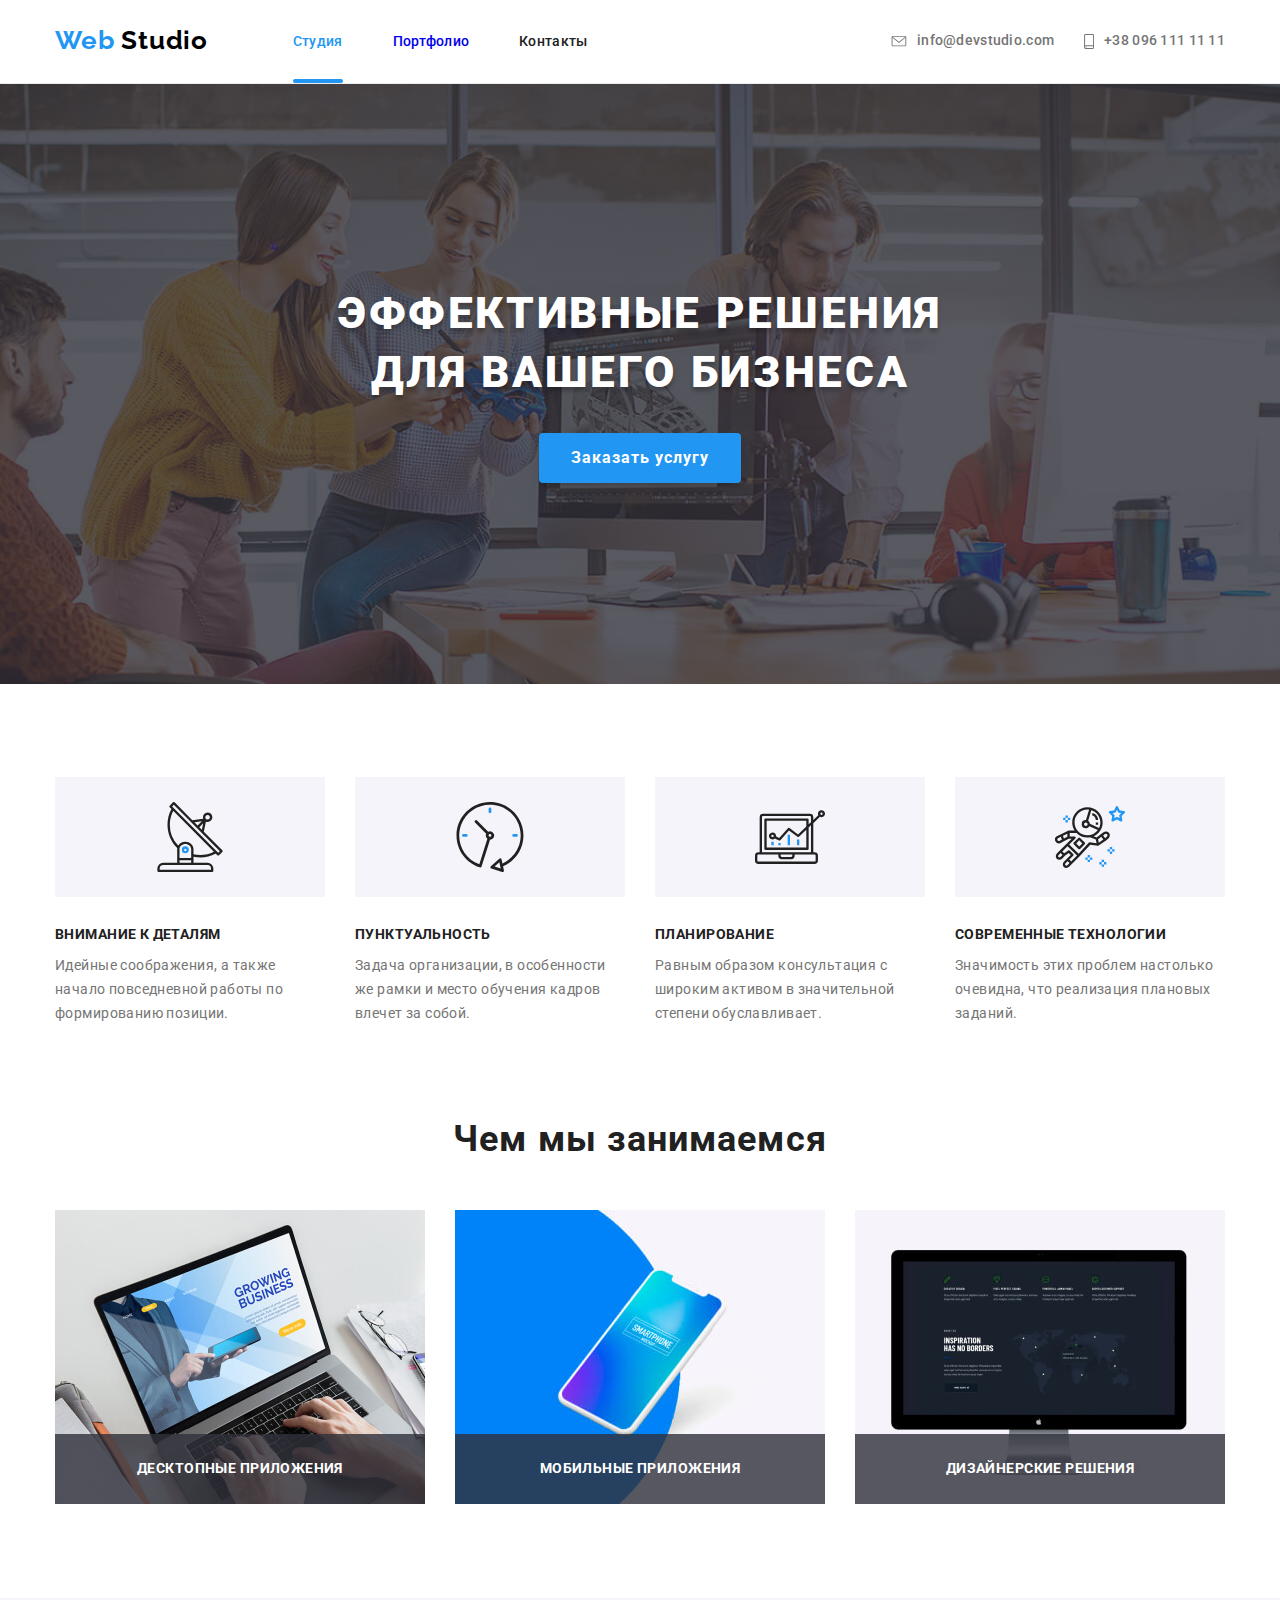
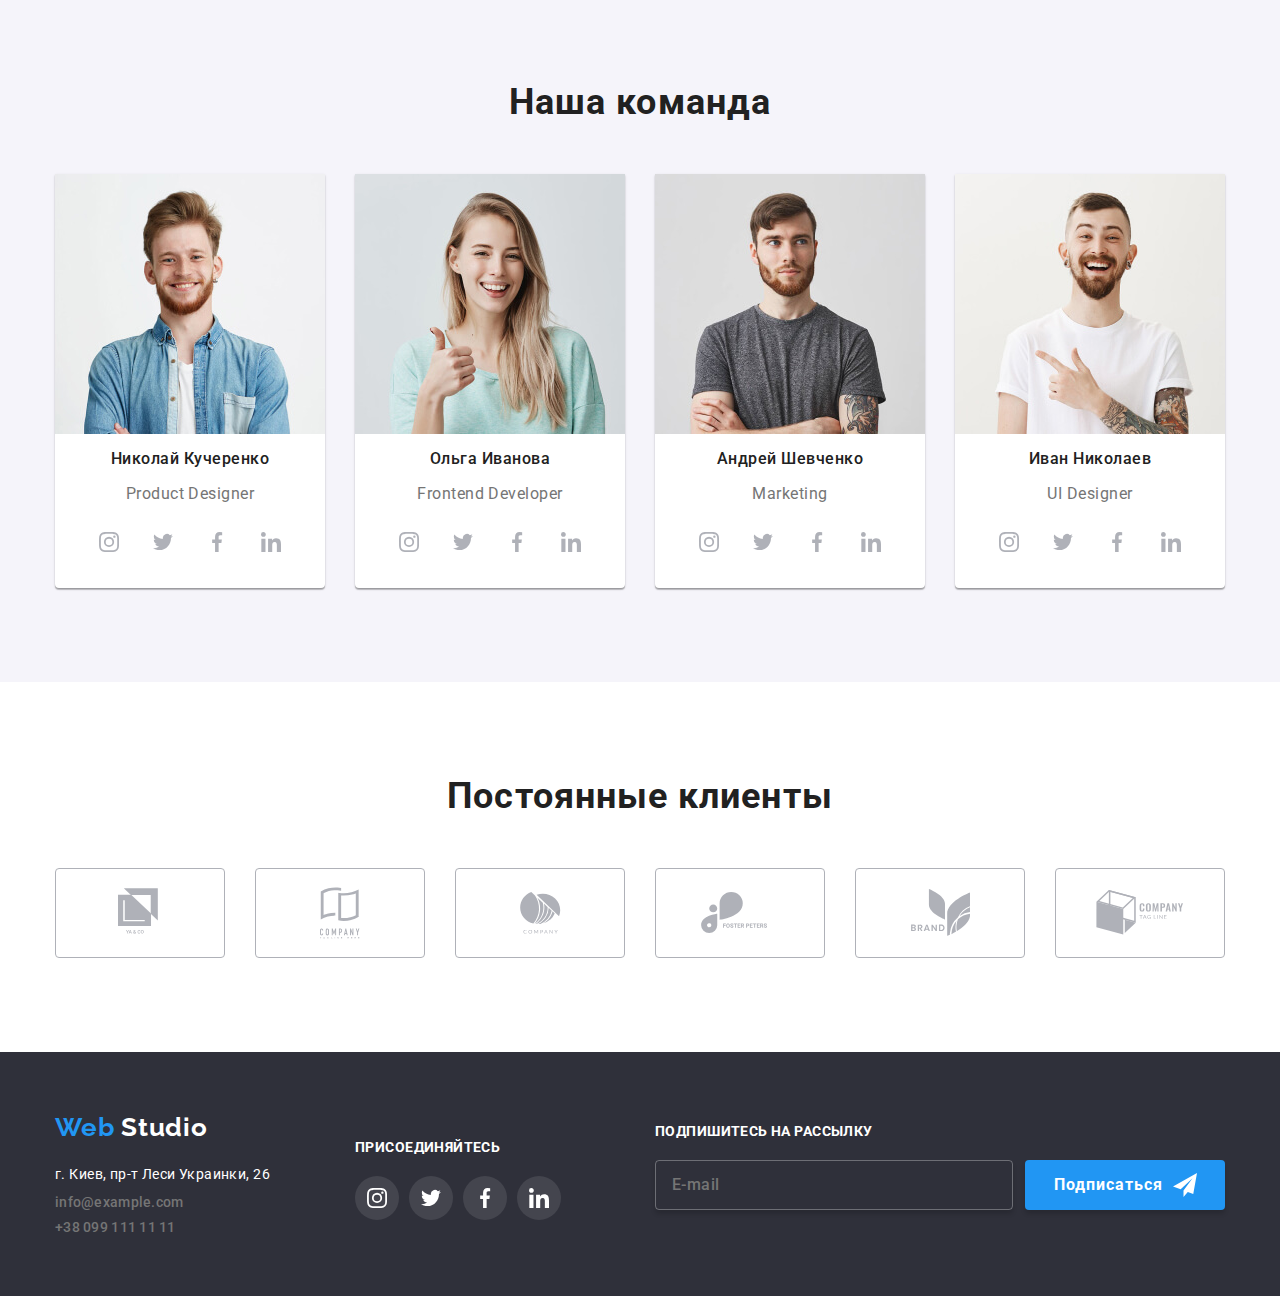
<file: index.html>
<!DOCTYPE html>
<html lang="ru">
  <head>
    <meta charset="UTF-8" />
    <meta name="viewport" content="width=device-width, initial-scale=1.0" />
    <title>Web Studio</title>
    <link
      rel="stylesheet"
      href="https://cdnjs.cloudflare.com/ajax/libs/modern-normalize/0.6.0/modern-normalize.min.css"
    />
    <link rel="stylesheet" href="./css/main.min.css" />
    <link
      href="https://fonts.googleapis.com/css2?family=Raleway:wght@700&display=swap"
      rel="stylesheet"
    />
    <link
      href="https://fonts.googleapis.com/css2?family=Roboto:wght@400;500;700;900&display=swap"
      rel="stylesheet"
    />
  </head>
  <body>
    <div class="body-container">
      <header>
        <!--блок навигации-->
        <nav class="main-navigation">
          <div class="navigation">
            <a class="logo" lang="en" href="index.html">
              <span class="blue-web">Web</span> Studio
            </a>
            <button
              type="button"
              class="menu-button"
              aria-expanded="false"
              aria-controls="mobile-menu"
              data-menu-button
            >
              <svg
                width="40"
                height="40"
                aria-label="Переключатель мобильного меню"
              >
                <use
                  class="icon-menu"
                  href="./images/symbol-defs.svg#icon-menu"
                ></use>
                <use
                  class="icon-cross"
                  href="./images/symbol-defs.svg#icon-close-modal"
                ></use>
              </svg>
            </button>
            <div class="mobile-menu" id="mobile-menu" data-menu>
              <ul class="navigation-list">
                <li class="item">
                  <a class="active-blue-link link" href="index.html">Студия</a>
                </li>
                <li class="item">
                  <a class="navigation-link link" href="portfolio.html"
                    >Портфолио</a
                  >
                </li>
                <li class="item">
                  <a class="navigation-link link" href="">Контакты</a>
                </li>
              </ul>
              <!--контакты-->
              <address class="contact-data">
                <a class="contact-link link" href="mailto:info@devstudio.com">
                  <svg class="icon-envelope">
                    <use href="./images/symbol-defs.svg#icon-envelope"></use>
                  </svg>
                  info@devstudio.com
                </a>
                <a class="contact-link link" href="tel:+380961111111">
                  <svg class="icon-smartphone">
                    <use href="./images/symbol-defs.svg#icon-smartphone"></use>
                  </svg>
                  +38 096 111 11 11
                </a>
              </address>
            </div>
          </div>
        </nav>
      </header>
      <main class="about-our-company">
        <!--секция герой-->
        <section class="hero-section">
          <div class="header-container">
            <h1 class="hero-section-header">
              Эффективные решения<br />для вашего бизнеса
            </h1>
            <button
              data-modal-open
              type="button"
              class="hero-section-button button"
            >
              Заказать услугу
            </button>
          </div>
          <div data-modal class="backdrop is-hidden">
            <div class="modal">
              <button data-modal-close class="close-modal-button">
                <svg class="icon-close">
                  <use href="./images/symbol-defs.svg#icon-close-modal"></use>
                </svg>
              </button>
              <strong class="modal-heder"
                >Оставьте свои данные, мы вам перезвоним</strong
              >
              <form>
                <div class="form-field">
                  <input
                    id="user-name"
                    placeholder=" "
                    type="text"
                    class="modal-form-input"
                    name="user-name"
                    required
                  />
                  <label for="user-name" class="form-label"> Имя</label>
                  <svg class="icon-modal">
                    <use
                      href="./images/symbol-defs.svg#icon-person-modal"
                    ></use>
                  </svg>
                </div>
                <div class="form-field">
                  <input
                    id="user-phone"
                    placeholder=" "
                    type="tel"
                    class="modal-form-input"
                    name="user-phone"
                    required
                  />
                  <label for="user-phone" class="form-label">Телефон</label>
                  <svg class="icon-modal">
                    <use href="./images/symbol-defs.svg#icon-phone-modal"></use>
                  </svg>
                </div>
                <div class="form-field">
                  <input
                    id="user-email"
                    placeholder=" "
                    type="email"
                    class="modal-form-input"
                    name="user-email"
                  />
                  <label for="user-email" class="form-label">Почта</label>
                  <svg class="icon-modal">
                    <use href="./images/symbol-defs.svg#icon-email-modal"></use>
                  </svg>
                </div>
                <div class="form-field-comment">
                  <textarea
                    placeholder=" "
                    class="user-comment"
                    name="user-comment"
                    id="user-comment"
                    cols="30"
                    rows="10"
                  ></textarea>
                  <label for="user-comment" class="user-comment-label"
                    >Комментарий</label
                  >
                </div>
                <input
                  type="checkbox"
                  id="rules-agree"
                  class="rules-agree-checkbox"
                  name="topic"
                />
                <label for="rules-agree" class="rules-agree-label"
                  >Соглашаюсь с рассылкой и принимаю
                  <a class="rules-agree-link" href=""
                    >Условия договора</a
                  ></label
                >
                <button class="modal-button button" type="submit">
                  Отправить
                </button>
              </form>
            </div>
          </div>
        </section>
        <!--почему именно мы-->
        <section class="section">
          <div class="advantage container">
            <h2 class="hidden-heder">Наши преимущества</h2>
            <ul class="advantage-list">
              <li class="item">
                <div class="icon-bacground">
                  <svg class="icon">
                    <use href="./images/symbol-defs.svg#icon-antenna"></use>
                  </svg>
                </div>
                <h3>Внимание к деталям</h3>
                <p>
                  Идейные соображения, а также начало повседневной работы по
                  формированию позиции.
                </p>
              </li>
              <li class="item">
                <div class="icon-bacground">
                  <svg class="icon">
                    <use href="./images/symbol-defs.svg#icon-clock"></use>
                  </svg>
                </div>
                <h3>Пунктуальность</h3>
                <p>
                  Задача организации, в особенности же рамки и место обучения
                  кадров влечет за собой.
                </p>
              </li>
              <li class="item">
                <div class="icon-bacground">
                  <svg class="icon">
                    <use href="./images/symbol-defs.svg#icon-diagram"></use>
                  </svg>
                </div>
                <h3>Планирование</h3>
                <p>
                  Равным образом консультация с широким активом в значительной
                  степени обуславливает.
                </p>
              </li>
              <li class="item">
                <div class="icon-bacground">
                  <svg class="icon">
                    <use href="./images/symbol-defs.svg#icon-astronaut"></use>
                  </svg>
                </div>
                <h3>Современные технологии</h3>
                <p>
                  Значимость этих проблем настолько очевидна, что реализация
                  плановых заданий.
                </p>
              </li>
            </ul>
          </div>
        </section>
        <!--наша деятельность-->
        <section>
          <div class="what-we-do container">
            <h2>Чем мы занимаемся</h2>
            <ul class="what-we-do-list">
              <li class="item">
                <div class="what-we-do-description-container">
                  <img
                    alt="Компьютер"
                    src="./images/what-we-do/do-1@1x.jpg"
                    srcset="
                      ./images/what-we-do/do-1@1x.jpg 1x,
                      ./images/what-we-do/do-1@2x.jpg 2x
                    "
                  />
                  <p class="description">Десктопные приложения</p>
                </div>
              </li>
              <li class="item">
                <div class="what-we-do-description-container">
                  <img
                    alt="Смартфон"
                    src="./images/what-we-do/do-2@1x.jpg"
                    srcset="
                      ./images/what-we-do/do-2@1x.jpg 1x,
                      ./images/what-we-do/do-2@2x.jpg 2x
                    "
                  />
                  <p class="description">Мобильные приложения</p>
                </div>
              </li>
              <li class="item">
                <div class="what-we-do-description-container">
                  <img
                    alt="Монитор"
                    src="./images/what-we-do/do-3@1x.jpg"
                    srcset="
                      ./images/what-we-do/do-3@1x.jpg 1x,
                      ./images/what-we-do/do-3@2x.jpg 2x
                    "
                  />
                  <p class="description">Дизайнерские решения</p>
                </div>
              </li>
            </ul>
          </div>
        </section>
        <!--о команде-->
        <section class="our-team-section">
          <div class="our-team container">
            <h2>Наша команда</h2>
            <ul class="our-team-list">
              <li class="item">
                <picture>
                  <source
                    srcset="
                      ./images/our-team/1team-450@1x.jpg 450w,
                      ./images/our-team/1team-900@2x.jpg 900w
                    "
                    media="(max-width: 767px)"
                    sizes="(max-width: 767px) 450px 90vw, 100vw"
                  />
                  <source
                    srcset="
                      ./images/our-team/1team-354@1x.jpg 374w,
                      ./images/our-team/1team-708@2x.jpg 708w
                    "
                    media="(max-width: 1199px)"
                    sizes="(man-width: 1199px) 374px 90vw, 100vw"
                  />
                  <source
                    srcset="
                      ./images/our-team/1team-270@1x.jpg 270w,
                      ./images/our-team/1team-540@2x.jpg 540w
                    "
                    media="(min-width: 1200px)"
                    sizes="(min-width: 1200px) 270px, 90vw, 100vw"
                  />

                  <img
                    src="./images/our-team/1team-354@1x.jpg"
                    alt="Сотрудник"
                  />
                </picture>

                <h3>Николай Кучеренко</h3>
                <p lang="en">Product Designer</p>
                <ul class="social-link-list">
                  <li>
                    <a
                      class="team-social-link link"
                      href=""
                      aria-label="иконка инстаграма"
                    >
                      <svg class="icon">
                        <use
                          href="./images/symbol-defs.svg#icon-instagram"
                        ></use>
                      </svg>
                    </a>
                  </li>
                  <li>
                    <a
                      class="team-social-link link"
                      href=""
                      aria-label="иконка твиттера"
                    >
                      <svg class="icon">
                        <use href="./images/symbol-defs.svg#icon-twitter"></use>
                      </svg>
                    </a>
                  </li>
                  <li>
                    <a
                      class="team-social-link link"
                      href=""
                      aria-label="иконка фейсбука"
                    >
                      <svg class="icon">
                        <use
                          href="./images/symbol-defs.svg#icon-facebook"
                        ></use>
                      </svg>
                    </a>
                  </li>
                  <li>
                    <a
                      class="team-social-link link"
                      href=""
                      aria-label="иконка линкедина"
                    >
                      <svg class="icon">
                        <use
                          href="./images/symbol-defs.svg#icon-linkedin"
                        ></use>
                      </svg>
                    </a>
                  </li>
                </ul>
              </li>
              <li class="item">
                <picture>
                  <source
                    srcset="
                      ./images/our-team/2team-450@1x.jpg 450w,
                      ./images/our-team/2team-900@2x.jpg 900w
                    "
                    media="(max-width: 767px)"
                    sizes="(max-width: 767px) 450px 90vw, 100vw"
                  />
                  <source
                    srcset="
                      ./images/our-team/2team-354@1x.jpg 374w,
                      ./images/our-team/2team-708@2x.jpg 708w
                    "
                    media="(max-width: 1199px)"
                    sizes="(man-width: 1199px) 374px 90vw, 100vw"
                  />
                  <source
                    srcset="
                      ./images/our-team/2team-270@1x.jpg 270w,
                      ./images/our-team/2team-540@2x.jpg 540w
                    "
                    media="(min-width: 1200px)"
                    sizes="(min-width: 1200px) 270px, 90vw, 100vw"
                  />

                  <img
                    src="./images/our-team/1team-354@1x.jpg"
                    alt="Сотрудник"
                  />
                </picture>
                <h3>Ольга Иванова</h3>
                <p lang="en">Frontend Developer</p>
                <ul class="social-link-list">
                  <li>
                    <a
                      class="team-social-link link"
                      href=""
                      aria-label="иконка инстаграма"
                    >
                      <svg class="icon">
                        <use
                          href="./images/symbol-defs.svg#icon-instagram"
                        ></use>
                      </svg>
                    </a>
                  </li>
                  <li>
                    <a
                      class="team-social-link link"
                      href=""
                      aria-label="иконка твиттера"
                    >
                      <svg class="icon">
                        <use href="./images/symbol-defs.svg#icon-twitter"></use>
                      </svg>
                    </a>
                  </li>
                  <li>
                    <a
                      class="team-social-link link"
                      href=""
                      aria-label="иконка фейсбука"
                    >
                      <svg class="icon">
                        <use
                          href="./images/symbol-defs.svg#icon-facebook"
                        ></use>
                      </svg>
                    </a>
                  </li>
                  <li>
                    <a
                      class="team-social-link link"
                      href=""
                      aria-label="иконка линкедина"
                    >
                      <svg class="icon">
                        <use
                          href="./images/symbol-defs.svg#icon-linkedin"
                        ></use>
                      </svg>
                    </a>
                  </li>
                </ul>
              </li>
              <li class="item">
                <picture>
                  <source
                    srcset="
                      ./images/our-team/3team-450@1x.jpg 450w,
                      ./images/our-team/3team-900@2x.jpg 900w
                    "
                    media="(max-width: 767px)"
                    sizes="(max-width: 767px) 450px 90vw, 100vw"
                  />
                  <source
                    srcset="
                      ./images/our-team/3team-354@1x.jpg 374w,
                      ./images/our-team/3team-708@2x.jpg 708w
                    "
                    media="(max-width: 1199px)"
                    sizes="(man-width: 1199px) 374px 90vw, 100vw"
                  />
                  <source
                    srcset="
                      ./images/our-team/3team-270@1x.jpg 270w,
                      ./images/our-team/3team-540@2x.jpg 540w
                    "
                    media="(min-width: 1200px)"
                    sizes="(min-width: 1200px) 270px, 90vw, 100vw"
                  />

                  <img
                    src="./images/our-team/1team-354@1x.jpg"
                    alt="Сотрудник"
                  />
                </picture>
                <h3>Андрей Шевченко</h3>
                <p lang="en">Marketing</p>
                <ul class="social-link-list">
                  <li>
                    <a
                      class="team-social-link link"
                      href=""
                      aria-label="иконка инстаграма"
                    >
                      <svg class="icon">
                        <use
                          href="./images/symbol-defs.svg#icon-instagram"
                        ></use>
                      </svg>
                    </a>
                  </li>
                  <li>
                    <a
                      class="team-social-link link"
                      href=""
                      aria-label="иконка твиттера"
                    >
                      <svg class="icon">
                        <use href="./images/symbol-defs.svg#icon-twitter"></use>
                      </svg>
                    </a>
                  </li>
                  <li>
                    <a
                      class="team-social-link link"
                      href=""
                      aria-label="иконка фейсбука"
                    >
                      <svg class="icon">
                        <use
                          href="./images/symbol-defs.svg#icon-facebook"
                        ></use>
                      </svg>
                    </a>
                  </li>
                  <li>
                    <a
                      class="team-social-link link"
                      href=""
                      aria-label="иконка линкедина"
                    >
                      <svg class="icon">
                        <use
                          href="./images/symbol-defs.svg#icon-linkedin"
                        ></use>
                      </svg>
                    </a>
                  </li>
                </ul>
              </li>
              <li class="item">
                <picture>
                  <source
                    srcset="
                      ./images/our-team/4team-450@1x.jpg 450w,
                      ./images/our-team/4team-900@2x.jpg 900w
                    "
                    media="(max-width: 767px)"
                    sizes="(max-width: 767px) 450px 90vw, 100vw"
                  />
                  <source
                    srcset="
                      ./images/our-team/4team-354@1x.jpg 374w,
                      ./images/our-team/4team-708@2x.jpg 708w
                    "
                    media="(max-width: 1199px)"
                    sizes="(man-width: 1199px) 374px 90vw, 100vw"
                  />
                  <source
                    srcset="
                      ./images/our-team/4team-270@1x.jpg 270w,
                      ./images/our-team/4team-540@2x.jpg 540w
                    "
                    media="(min-width: 1200px)"
                    sizes="(min-width: 1200px) 270px, 90vw, 100vw"
                  />

                  <img
                    src="./images/our-team/1team-354@1x.jpg"
                    alt="Сотрудник"
                  />
                </picture>
                <h3>Иван Николаев</h3>
                <p lang="en">UI Designer</p>
                <ul class="social-link-list">
                  <li>
                    <a
                      class="team-social-link link"
                      href=""
                      aria-label="иконка инстаграма"
                    >
                      <svg class="icon">
                        <use
                          href="./images/symbol-defs.svg#icon-instagram"
                        ></use>
                      </svg>
                    </a>
                  </li>
                  <li>
                    <a
                      class="team-social-link link"
                      href=""
                      aria-label="иконка твиттера"
                    >
                      <svg class="icon">
                        <use href="./images/symbol-defs.svg#icon-twitter"></use>
                      </svg>
                    </a>
                  </li>
                  <li>
                    <a
                      class="team-social-link link"
                      href=""
                      aria-label="иконка фейсбука"
                    >
                      <svg class="icon">
                        <use
                          href="./images/symbol-defs.svg#icon-facebook"
                        ></use>
                      </svg>
                    </a>
                  </li>
                  <li>
                    <a
                      class="team-social-link link"
                      href=""
                      aria-label="иконка линкедина"
                    >
                      <svg class="icon">
                        <use
                          href="./images/symbol-defs.svg#icon-linkedin"
                        ></use>
                      </svg>
                    </a>
                  </li>
                </ul>
              </li>
            </ul>
          </div>
        </section>
        <section>
          <div class="regular-customers container">
            <h2>Постоянные клиенты</h2>
            <ul class="regular-customers-list">
              <li class="item">
                <a class="regular-customers-link link" href="" target="blank">
                  <svg class="icon" width="44" height="49">
                    <use href="./images/symbol-defs.svg#icon-logo-1"></use>
                  </svg>
                </a>
              </li>
              <li class="item">
                <a class="regular-customers-link link" href="" target="blank">
                  <svg class="icon" width="40" height="52">
                    <use href="./images/symbol-defs.svg#icon-logo-2"></use>
                  </svg>
                </a>
              </li>
              <li class="item">
                <a class="regular-customers-link link" href="" target="blank">
                  <svg class="icon" width="41px" height="42px">
                    <use href="./images/symbol-defs.svg#icon-logo-3"></use>
                  </svg>
                </a>
              </li>
              <li class="item">
                <a class="regular-customers-link link" href="" target="blank">
                  <svg class="icon" width="79px" height="42px">
                    <use href="./images/symbol-defs.svg#icon-logo-4"></use>
                  </svg>
                </a>
              </li>
              <li class="item">
                <a class="regular-customers-link link" href="" target="blank">
                  <svg class="icon" width="59px" height="47px">
                    <use href="./images/symbol-defs.svg#icon-logo-5"></use>
                  </svg>
                </a>
              </li>
              <li class="item">
                <a class="regular-customers-link link" href="" target="blank">
                  <svg class="icon" width="88px" height="45px">
                    <use href="./images/symbol-defs.svg#icon-logo-6"></use>
                  </svg>
                </a>
              </li>
            </ul>
          </div>
        </section>
      </main>
      <!--подвал-->
      <footer class="footer">
        <div class="footer-navigation container">
          <!--контакты-->
          <div class="tablet-flex">
            <div class="footer-contact-data-container">
              <a class="logo" lang="en" href="/">
                <span class="blue-web">Web</span> Studio
              </a>
              <address class="contact-data">
                <ul class="contact-data-list">
                  <li class="item">
                    <a
                      class="google-maps-position-link link"
                      href="https://goo.gl/maps/Esa4DsAPvS8X9Yup9"
                      target="blank"
                      >г. Киев, пр-т Леси Украинки, 26
                    </a>
                  </li>
                  <li class="item">
                    <a
                      class="contact-link link"
                      href="mailto:info@devstudio.com"
                      >info@example.com</a
                    >
                  </li>
                  <li class="item">
                    <a class="contact-link link" href="tel:+380961111111"
                      >+38 099 111 11 11</a
                    >
                  </li>
                </ul>
              </address>
            </div>
            <div class="join-us">
              <p>Присоединяйтесь</p>
              <ul class="footer-social-link-list">
                <li class="item">
                  <a
                    class="link instagram"
                    href=""
                    aria-label="иконка инстаграма"
                  >
                    <svg class="icon">
                      <use href="./images/symbol-defs.svg#icon-instagram"></use>
                    </svg>
                  </a>
                </li>
                <li class="item">
                  <a class="link twitter" href="" aria-label="иконка твиттера">
                    <svg class="icon">
                      <use href="./images/symbol-defs.svg#icon-twitter"></use>
                    </svg>
                  </a>
                </li>
                <li class="item">
                  <a class="link facebook" href="" aria-label="иконка фейсбука">
                    <svg class="icon">
                      <use href="./images/symbol-defs.svg#icon-facebook"></use>
                    </svg>
                  </a>
                </li>
                <li class="item">
                  <a
                    class="link linkedin"
                    href=""
                    aria-label="иконка линкедина"
                  >
                    <svg class="icon">
                      <use href="./images/symbol-defs.svg#icon-linkedin"></use>
                    </svg>
                  </a>
                </li>
              </ul>
            </div>
          </div>
          <div class="footer-tab">
            <div class="subscribe">
              <p>Подпишитесь на рассылку</p>
              <form class="subscribe-container">
                <input
                  class="subscribe-form"
                  type="email"
                  name="email"
                  placeholder="E-mail"
                />
                <button type="submit" class="button-subscribe button">
                  Подписаться<svg class="icon-send">
                    <use href="./images/symbol-defs.svg#icon-send"></use>
                  </svg>
                </button>
              </form>
            </div>
          </div>
        </div>
      </footer>
    </div>
    <script src="./js/modal.js"></script>
    <script src="./js/mobile-menu.js"></script>
  </body>
</html>
</file>
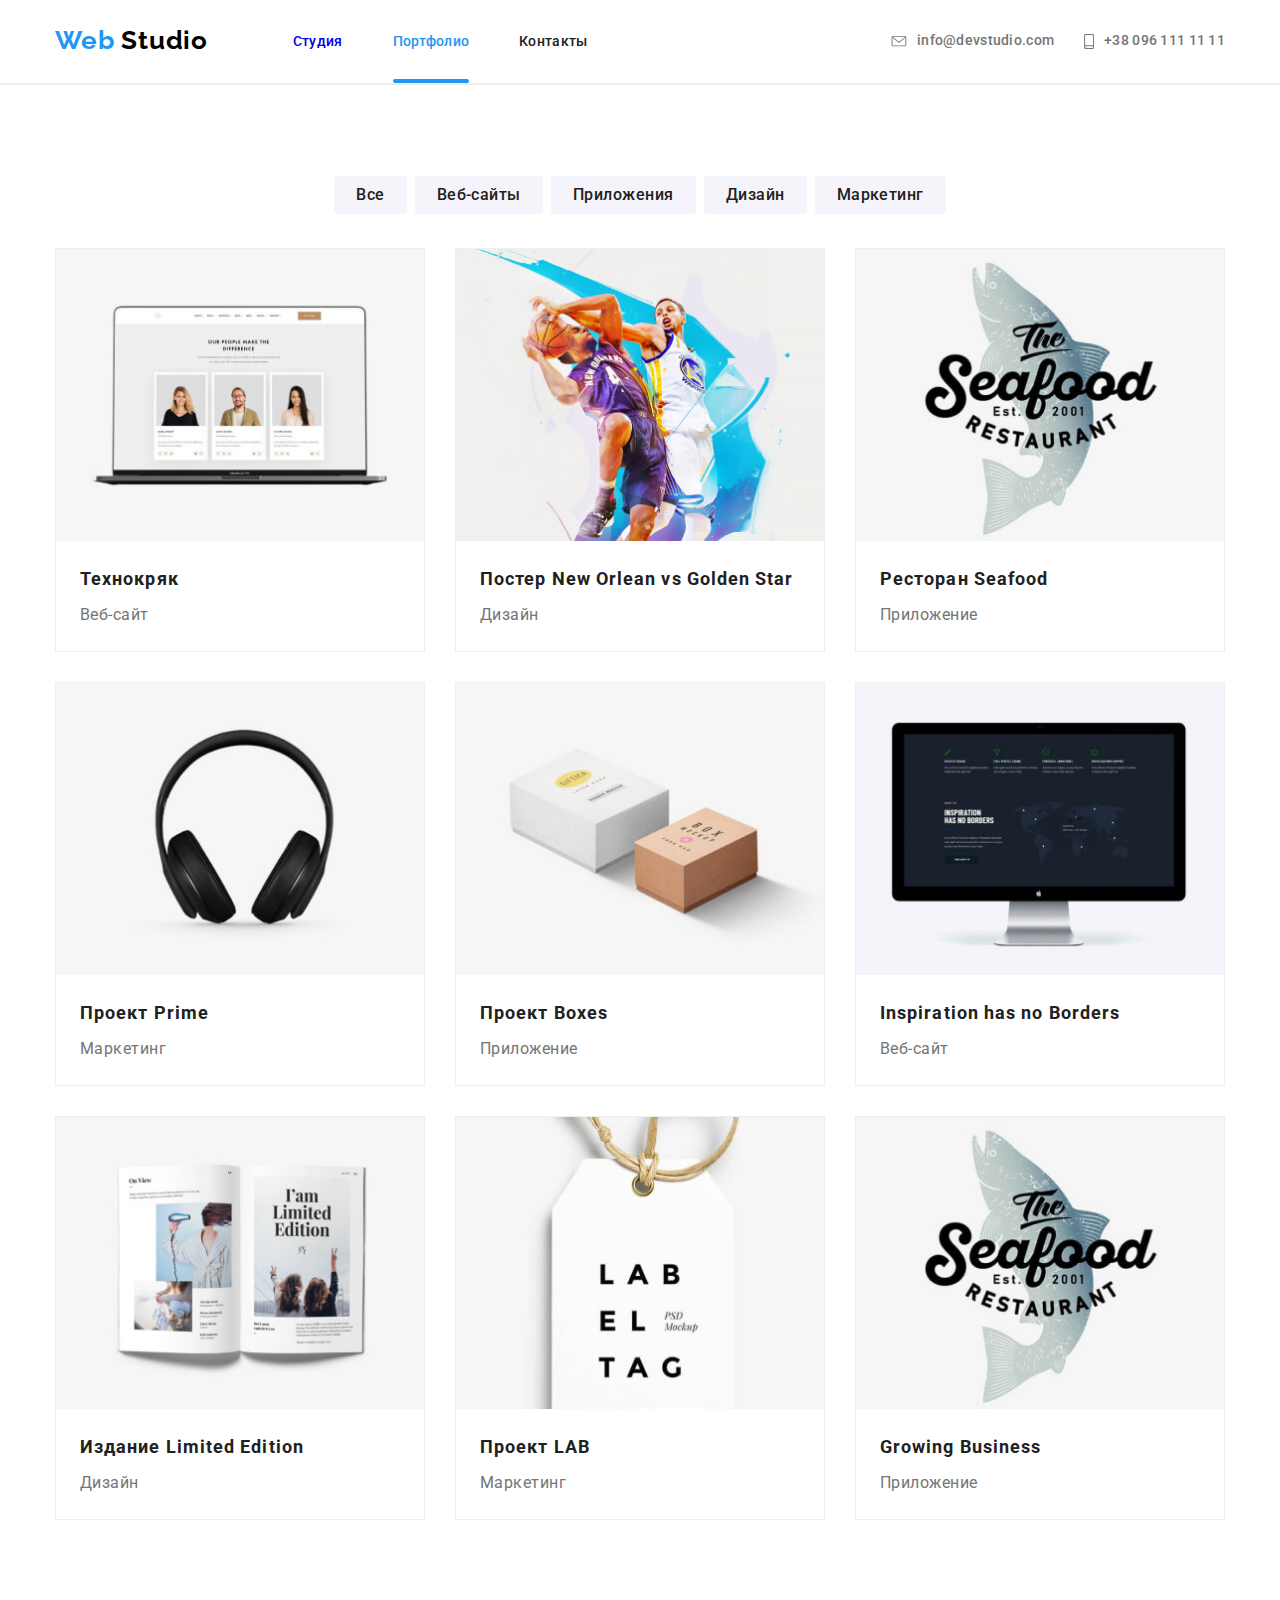
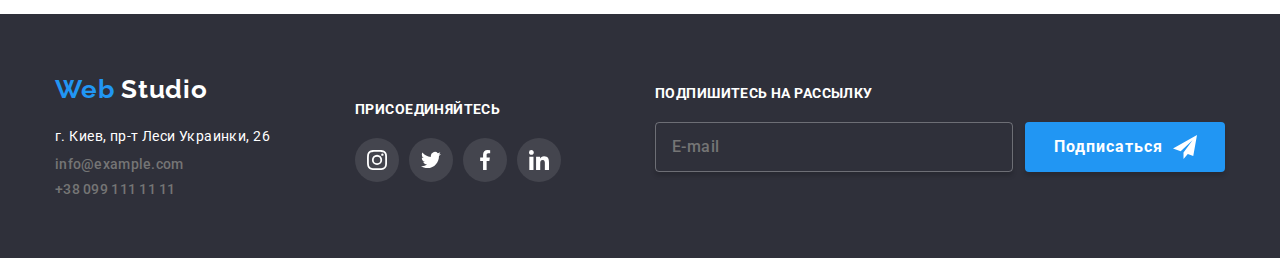
<file: portfolio.html>
<!DOCTYPE html>
<html lang="en">
  <head>
    <meta charset="UTF-8" />
    <meta name="viewport" content="width=device-width, initial-scale=1.0" />
    <title>Портфолио</title>
    <link
      rel="stylesheet"
      href="https://cdnjs.cloudflare.com/ajax/libs/modern-normalize/0.6.0/modern-normalize.min.css"
    />
    <link rel="stylesheet" href="./css/portfolio.min.css" />
    <link
      href="https://fonts.googleapis.com/css2?family=Raleway:wght@700&display=swap"
      rel="stylesheet"
    />
    <link
      href="https://fonts.googleapis.com/css2?family=Roboto:wght@400;500;700;900&display=swap"
      rel="stylesheet"
    />
  </head>
  <body>
    <div class="body-container">
      <header>
        <!--блок навигации-->
        <nav class="main-navigation">
          <div class="navigation">
            <a class="logo" lang="en" href="index.html">
              <span class="blue-web">Web</span> Studio
            </a>
            <button
              type="button"
              class="menu-button"
              aria-expanded="false"
              aria-controls="mobile-menu"
              data-menu-button
            >
              <svg
                width="40"
                height="40"
                aria-label="Переключатель мобильного меню"
              >
                <use
                  class="icon-menu"
                  href="./images/symbol-defs.svg#icon-menu"
                ></use>
                <use
                  class="icon-cross"
                  href="./images/symbol-defs.svg#icon-close-modal"
                ></use>
              </svg>
            </button>
            <div class="mobile-menu" id="mobile-menu" data-menu>
              <ul class="navigation-list">
                <li class="item">
                  <a class="navigation-link link" href="index.html">Студия</a>
                </li>
                <li class="item">
                  <a class="active-blue-link link" href="portfolio.html"
                    >Портфолио</a
                  >
                </li>
                <li class="item">
                  <a class="navigation-link link" href="">Контакты</a>
                </li>
              </ul>
              <!--контакты-->
              <address class="contact-data">
                <a class="contact-link link" href="mailto:info@devstudio.com">
                  <svg class="icon-envelope">
                    <use href="./images/symbol-defs.svg#icon-envelope"></use>
                  </svg>
                  info@devstudio.com
                </a>
                <a class="contact-link link" href="tel:+380961111111">
                  <svg class="icon-smartphone">
                    <use href="./images/symbol-defs.svg#icon-smartphone"></use>
                  </svg>
                  +38 096 111 11 11
                </a>
              </address>
            </div>
          </div>
        </nav>
      </header>
      <main class="portfolio-main-container">
        <div class="sorting-buttons-container">
          <ul class="sorting-buttons-list">
            <li class="item">
              <button class="sorting-button" type="button">Все</button>
            </li>
            <li class="item">
              <button class="sorting-button" type="button">Веб-сайты</button>
            </li>
            <li class="item">
              <button class="sorting-button" type="button">Приложения</button>
            </li>
            <li class="item">
              <button class="sorting-button" type="button">Дизайн</button>
            </li>
            <li class="item">
              <button class="sorting-button" type="button">Маркетинг</button>
            </li>
          </ul>
        </div>
        <h1 class="hidden-heder">Примеры работ</h1>
        <div class="work-examples container">
          <ul class="work-examples-list">
            <li class="item">
              <a class="work-examples-link link link" href="">
                <div class="work-examples-description-container">
                  <picture>
                    <source
                      srcset="
                        ./images/portfolio/1pf450@1x.jpg 450w,
                        ./images/portfolio/1pf900@2x.jpg 900w
                      "
                      media="(max-width: 767px)"
                      sizes="(max-width: 767px) 450px 90vw, 100vw"
                    />
                    <source
                      srcset="
                        ./images/portfolio/1pf354@1x.jpg 354w,
                        ./images/portfolio/1pf708@2x.jpg 708w
                      "
                      media="(max-width: 1199px)"
                      sizes="(man-width: 1199px) 354px 90vw, 100vw"
                    />
                    <source
                      srcset="
                        ./images/portfolio/1pf370@1x.jpg 370w,
                        ./images/portfolio/1pf740@2x.jpg 740w
                      "
                      media="(min-width: 1200px)"
                      sizes="(min-width: 1200px) 370px, 90vw, 100vw"
                    />
                    <img
                      src="./images/portfolio/1pf450@1x.jpg"
                      alt="Пример работы"
                    />
                  </picture>
                  <p class="work-examples-description">
                    Технокряк это современная площадка распространения
                    коронавируса. Компании используют эту платформу для
                    цифрового шпионажа и атак на защищённые сервера конкурентов.
                  </p>
                </div>
                <h2>Технокряк</h2>
                <p class="card-type">Веб-сайт</p>
              </a>
            </li>
            <li class="item">
              <a class="work-examples-link link link" href="">
                <div class="work-examples-description-container">
                  <picture>
                    <source
                      srcset="
                        ./images/portfolio/2pf450@1x.jpg 450w,
                        ./images/portfolio/2pf900@2x.jpg 900w
                      "
                      media="(max-width: 767px)"
                      sizes="(max-width: 767px) 450px 90vw, 100vw"
                    />
                    <source
                      srcset="
                        ./images/portfolio/2pf354@1x.jpg 354w,
                        ./images/portfolio/2pf708@2x.jpg 708w
                      "
                      media="(max-width: 1199px)"
                      sizes="(man-width: 1199px) 354px 90vw, 100vw"
                    />
                    <source
                      srcset="
                        ./images/portfolio/2pf370@1x.jpg 370w,
                        ./images/portfolio/2pf740@2x.jpg 740w
                      "
                      media="(min-width: 1200px)"
                      sizes="(min-width: 1200px) 370px, 90vw, 100vw"
                    />
                    <img
                      src="./images/portfolio/2pf450@1x.jpg"
                      alt="Пример работы"
                    />
                  </picture>
                  <p class="work-examples-description">
                    Технокряк это современная площадка распространения
                    коронавируса. Компании используют эту платформу для
                    цифрового шпионажа и атак на защищённые сервера конкурентов.
                  </p>
                </div>
                <h2>Постер New Orlean vs Golden Star</h2>
                <p class="card-type">Дизайн</p>
              </a>
            </li>
            <li class="item">
              <a class="work-examples-link link" href="">
                <div class="work-examples-description-container">
                  <picture>
                    <source
                      srcset="
                        ./images/portfolio/3pf450@1x.jpg 450w,
                        ./images/portfolio/3pf900@2x.jpg 900w
                      "
                      media="(max-width: 767px)"
                      sizes="(max-width: 767px) 450px 90vw, 100vw"
                    />
                    <source
                      srcset="
                        ./images/portfolio/3pf354@1x.jpg 354w,
                        ./images/portfolio/3pf708@2x.jpg 708w
                      "
                      media="(max-width: 1199px)"
                      sizes="(man-width: 1199px) 354px 90vw, 100vw"
                    />
                    <source
                      srcset="
                        ./images/portfolio/3pf370@1x.jpg 370w,
                        ./images/portfolio/3pf740@2x.jpg 740w
                      "
                      media="(min-width: 1200px)"
                      sizes="(min-width: 1200px) 370px, 90vw, 100vw"
                    />
                    <img
                      src="./images/portfolio/3pf450@1x.jpg"
                      alt="Пример работы"
                    />
                  </picture>
                  <p class="work-examples-description">
                    Технокряк это современная площадка распространения
                    коронавируса. Компании используют эту платформу для
                    цифрового шпионажа и атак на защищённые сервера конкурентов.
                  </p>
                </div>
                <h2>Ресторан Seafood</h2>
                <p class="card-type">Приложение</p>
              </a>
            </li>
            <li class="item">
              <a class="work-examples-link link" href="">
                <div class="work-examples-description-container">
                  <picture>
                    <source
                      srcset="
                        ./images/portfolio/4pf450@1x.jpg 450w,
                        ./images/portfolio/4pf900@2x.jpg 900w
                      "
                      media="(max-width: 767px)"
                      sizes="(max-width: 767px) 450px 90vw, 100vw"
                    />
                    <source
                      srcset="
                        ./images/portfolio/4pf354@1x.jpg 354w,
                        ./images/portfolio/4pf708@2x.jpg 708w
                      "
                      media="(max-width: 1199px)"
                      sizes="(man-width: 1199px) 354px 90vw, 100vw"
                    />
                    <source
                      srcset="
                        ./images/portfolio/4pf370@1x.jpg 370w,
                        ./images/portfolio/4pf740@2x.jpg 740w
                      "
                      media="(min-width: 1200px)"
                      sizes="(min-width: 1200px) 370px, 90vw, 100vw"
                    />
                    <img
                      src="./images/portfolio/4pf450@1x.jpg"
                      alt="Пример работы"
                    />
                  </picture>
                  <p class="work-examples-description">
                    Технокряк это современная площадка распространения
                    коронавируса. Компании используют эту платформу для
                    цифрового шпионажа и атак на защищённые сервера конкурентов.
                  </p>
                </div>
                <h2>Проект Prime</h2>
                <p class="card-type">Маркетинг</p>
              </a>
            </li>
            <li class="item">
              <a class="work-examples-link link" href="">
                <div class="work-examples-description-container">
                  <picture>
                    <source
                      srcset="
                        ./images/portfolio/5pf450@1x.jpg 450w,
                        ./images/portfolio/5pf900@2x.jpg 900w
                      "
                      media="(max-width: 767px)"
                      sizes="(max-width: 767px) 450px 90vw, 100vw"
                    />
                    <source
                      srcset="
                        ./images/portfolio/5pf354@1x.jpg 354w,
                        ./images/portfolio/5pf708@2x.jpg 708w
                      "
                      media="(max-width: 1199px)"
                      sizes="(man-width: 1199px) 354px 90vw, 100vw"
                    />
                    <source
                      srcset="
                        ./images/portfolio/5pf370@1x.jpg 370w,
                        ./images/portfolio/5pf740@2x.jpg 740w
                      "
                      media="(min-width: 1200px)"
                      sizes="(min-width: 1200px) 370px, 90vw, 100vw"
                    />
                    <img
                      src="./images/portfolio/5pf450@1x.jpg"
                      alt="Пример работы"
                    />
                  </picture>
                  <p class="work-examples-description">
                    Технокряк это современная площадка распространения
                    коронавируса. Компании используют эту платформу для
                    цифрового шпионажа и атак на защищённые сервера конкурентов.
                  </p>
                </div>
                <h2>Проект Boxes</h2>
                <p class="card-type">Приложение</p>
              </a>
            </li>
            <li class="item">
              <a class="work-examples-link link" href="">
                <div class="work-examples-description-container">
                  <picture>
                    <source
                      srcset="
                        ./images/portfolio/6pf450@1x.jpg 450w,
                        ./images/portfolio/6pf900@2x.jpg 900w
                      "
                      media="(max-width: 767px)"
                      sizes="(max-width: 767px) 450px 90vw, 100vw"
                    />
                    <source
                      srcset="
                        ./images/portfolio/6pf354@1x.jpg 354w,
                        ./images/portfolio/6pf708@2x.jpg 708w
                      "
                      media="(max-width: 1199px)"
                      sizes="(man-width: 1199px) 354px 90vw, 100vw"
                    />
                    <source
                      srcset="
                        ./images/portfolio/6pf370@1x.jpg 370w,
                        ./images/portfolio/6pf740@2x.jpg 740w
                      "
                      media="(min-width: 1200px)"
                      sizes="(min-width: 1200px) 370px, 90vw, 100vw"
                    />
                    <img
                      src="./images/portfolio/6pf450@1x.jpg"
                      alt="Пример работы"
                    />
                  </picture>
                  <p class="work-examples-description">
                    Технокряк это современная площадка распространения
                    коронавируса. Компании используют эту платформу для
                    цифрового шпионажа и атак на защищённые сервера конкурентов.
                  </p>
                </div>
                <h2>Inspiration has no Borders</h2>
                <p class="card-type">Веб-сайт</p>
              </a>
            </li>
            <li class="item">
              <a class="work-examples-link link" href="">
                <div class="work-examples-description-container">
                  <picture>
                    <source
                      srcset="
                        ./images/portfolio/7pf450@1x.jpg 450w,
                        ./images/portfolio/7pf900@2x.jpg 900w
                      "
                      media="(max-width: 767px)"
                      sizes="(max-width: 767px) 450px 90vw, 100vw"
                    />
                    <source
                      srcset="
                        ./images/portfolio/7pf354@1x.jpg 354w,
                        ./images/portfolio/7pf708@2x.jpg 708w
                      "
                      media="(max-width: 1199px)"
                      sizes="(man-width: 1199px) 354px 90vw, 100vw"
                    />
                    <source
                      srcset="
                        ./images/portfolio/7pf370@1x.jpg 370w,
                        ./images/portfolio/7pf740@2x.jpg 740w
                      "
                      media="(min-width: 1200px)"
                      sizes="(min-width: 1200px) 370px, 90vw, 100vw"
                    />
                    <img
                      src="./images/portfolio/7pf450@1x.jpg"
                      alt="Пример работы"
                    />
                  </picture>
                  <p class="work-examples-description">
                    Технокряк это современная площадка распространения
                    коронавируса. Компании используют эту платформу для
                    цифрового шпионажа и атак на защищённые сервера конкурентов.
                  </p>
                </div>
                <h2>Издание Limited Edition</h2>
                <p class="card-type">Дизайн</p>
              </a>
            </li>
            <li class="item">
              <a class="work-examples-link link" href="">
                <div class="work-examples-description-container">
                  <picture>
                    <source
                      srcset="
                        ./images/portfolio/8pf450@1x.jpg 450w,
                        ./images/portfolio/8pf900@2x.jpg 900w
                      "
                      media="(max-width: 767px)"
                      sizes="(max-width: 767px) 450px 90vw, 100vw"
                    />
                    <source
                      srcset="
                        ./images/portfolio/8pf354@1x.jpg 354w,
                        ./images/portfolio/8pf708@2x.jpg 708w
                      "
                      media="(max-width: 1199px)"
                      sizes="(man-width: 1199px) 354px 90vw, 100vw"
                    />
                    <source
                      srcset="
                        ./images/portfolio/8pf370@1x.jpg 370w,
                        ./images/portfolio/8pf740@2x.jpg 740w
                      "
                      media="(min-width: 1200px)"
                      sizes="(min-width: 1200px) 370px, 90vw, 100vw"
                    />
                    <img
                      src="./images/portfolio/8pf450@1x.jpg"
                      alt="Пример работы"
                    />
                  </picture>
                  <p class="work-examples-description">
                    Технокряк это современная площадка распространения
                    коронавируса. Компании используют эту платформу для
                    цифрового шпионажа и атак на защищённые сервера конкурентов.
                  </p>
                </div>
                <h2>Проект LAB</h2>
                <p class="card-type">Маркетинг</p>
              </a>
            </li>
            <li class="item">
              <a class="work-examples-link link" href="">
                <div class="work-examples-description-container">
                  <picture>
                    <source
                      srcset="
                        ./images/portfolio/3pf450@1x.jpg 450w,
                        ./images/portfolio/3pf900@2x.jpg 900w
                      "
                      media="(max-width: 767px)"
                      sizes="(max-width: 767px) 450px 90vw, 100vw"
                    />
                    <source
                      srcset="
                        ./images/portfolio/3pf354@1x.jpg 354w,
                        ./images/portfolio/3pf708@2x.jpg 708w
                      "
                      media="(max-width: 1199px)"
                      sizes="(man-width: 1199px) 354px 90vw, 100vw"
                    />
                    <source
                      srcset="
                        ./images/portfolio/3pf370@1x.jpg 370w,
                        ./images/portfolio/3pf740@2x.jpg 740w
                      "
                      media="(min-width: 1200px)"
                      sizes="(min-width: 1200px) 370px, 90vw, 100vw"
                    />
                    <img
                      src="./images/portfolio/3pf450@1x.jpg"
                      alt="Пример работы"
                    />
                  </picture>
                  <p class="work-examples-description">
                    Технокряк это современная площадка распространения
                    коронавируса. Компании используют эту платформу для
                    цифрового шпионажа и атак на защищённые сервера конкурентов.
                  </p>
                </div>
                <h2>Growing Business</h2>
                <p class="card-type">Приложение</p>
              </a>
            </li>
          </ul>
        </div>
      </main>
      <footer class="footer">
        <div class="footer-navigation container">
          <!--контакты-->
          <div class="tablet-flex">
            <div class="footer-contact-data-container">
              <a class="logo" lang="en" href="/">
                <span class="blue-web">Web</span> Studio
              </a>
              <address class="contact-data">
                <ul class="contact-data-list">
                  <li class="item">
                    <a
                      class="google-maps-position-link link"
                      href="https://goo.gl/maps/Esa4DsAPvS8X9Yup9"
                      target="blank"
                      >г. Киев, пр-т Леси Украинки, 26
                    </a>
                  </li>
                  <li class="item">
                    <a
                      class="contact-link link"
                      href="mailto:info@devstudio.com"
                      >info@example.com</a
                    >
                  </li>
                  <li class="item">
                    <a class="contact-link link" href="tel:+380961111111"
                      >+38 099 111 11 11</a
                    >
                  </li>
                </ul>
              </address>
            </div>
            <div class="join-us">
              <p>Присоединяйтесь</p>
              <ul class="footer-social-link-list">
                <li class="item">
                  <a
                    class="link instagram"
                    href=""
                    aria-label="иконка инстаграма"
                  >
                    <svg class="icon">
                      <use href="./images/symbol-defs.svg#icon-instagram"></use>
                    </svg>
                  </a>
                </li>
                <li class="item">
                  <a class="link twitter" href="" aria-label="иконка твиттера">
                    <svg class="icon">
                      <use href="./images/symbol-defs.svg#icon-twitter"></use>
                    </svg>
                  </a>
                </li>
                <li class="item">
                  <a class="link facebook" href="" aria-label="иконка фейсбука">
                    <svg class="icon">
                      <use href="./images/symbol-defs.svg#icon-facebook"></use>
                    </svg>
                  </a>
                </li>
                <li class="item">
                  <a
                    class="link linkedin"
                    href=""
                    aria-label="иконка линкедина"
                  >
                    <svg class="icon">
                      <use href="./images/symbol-defs.svg#icon-linkedin"></use>
                    </svg>
                  </a>
                </li>
              </ul>
            </div>
          </div>
          <div class="footer-tab">
            <div class="subscribe">
              <p>Подпишитесь на рассылку</p>
              <form class="subscribe-container">
                <input
                  class="subscribe-form"
                  type="email"
                  name="email"
                  placeholder="E-mail"
                />
                <button type="submit" class="button-subscribe button">
                  Подписаться<svg class="icon-send">
                    <use href="./images/symbol-defs.svg#icon-send"></use>
                  </svg>
                </button>
              </form>
            </div>
          </div>
        </div>
      </footer>
    </div>
  </body>
</html>
</file>
<file: css/main.min.css>
/*
* Prefixed by https://autoprefixer.github.io
* PostCSS: v7.0.29,
* Autoprefixer: v9.7.6
* Browsers: last 4 version
*/

html {
  -webkit-box-sizing: border-box;
  box-sizing: border-box;
}
*,
*::before,
*::after {
  -webkit-box-sizing: inherit;
  box-sizing: inherit;
}
.logo,
.link {
  text-decoration: none;
  font-style: normal;
}
.navigation-list,
.advantage-list,
.what-we-do-list,
.our-team-list,
.social-link-list,
.regular-customers-list,
.contact-data-list,
.footer-social-link-list,
.sorting-buttons-list,
.work-examples-list {
  list-style: none;
  margin: 0px;
  padding: 0px;
}
.body-container {
  font-family: 'Roboto', sans-serif;
  font-style: normal;
  margin: 0 auto;
}
.portfolio-main-container {
  border-top: 1px solid #ececec;
}
.container {
  margin: 0 auto;
  text-align: center;
  padding-left: 15px;
  padding-right: 15px;
}
img {
  display: block;
  max-width: 100%;
  height: auto;
}
@media screen and (max-width: 767px) {
  .container {
    max-width: 480px;
  }
}
@media screen and (min-width: 768px) and (max-width: 1199px) {
  .container {
    width: 768px;
  }
}
@media screen and (min-width: 1200px) {
  .container {
    width: 1200px;
  }
}
.blue-web {
  color: #2196f3;
}
.logo {
  display: block;
  font-family: 'Raleway', sans-serif;
  font-style: normal;
  font-weight: 700;
  font-size: 26px;
  line-height: 1.19;
  letter-spacing: 0.03em;
  color: #000;
}
.footer .logo {
  color: #fff;
}
@media screen and (max-width: 767px) {
  .logo {
    padding-top: 16px;
    padding-bottom: 16px;
  }
}
@media screen and (max-width: 244px) {
  .logo {
    font-weight: 700;
    font-size: 18px;
    line-height: 1.08;
    letter-spacing: 0.03em;
  }
}
@media screen and (min-width: 768px) and (max-width: 1199px) {
  .logo {
    margin-right: auto;
  }
}
@media screen and (min-width: 1200px) {
  .logo {
    padding-top: 24px;
    padding-bottom: 25px;
    margin-right: 85px;
  }
}
.button {
  font-family: 'Roboto', sans-serif;
  font-weight: 700;
  font-size: 16px;
  color: #fff;
  background-color: #2196f3;
  -webkit-box-shadow: 0px 4px 4px rgba(0, 0, 0, 0.15);
  box-shadow: 0px 4px 4px rgba(0, 0, 0, 0.15);
  border: none;
  border-radius: 4px;
}
@media screen and (min-width: 768px) {
  .button {
    min-width: 200px;
    height: 50px;
  }
}
.navigation-list {
  color: #212121;
}
.navigation-link {
  -webkit-transition: 250ms cubic-bezier(0.4, 0, 0.2, 1);
  -o-transition: 250ms cubic-bezier(0.4, 0, 0.2, 1);
  transition: 250ms cubic-bezier(0.4, 0, 0.2, 1);
}
.navigation-link:visited {
  color: #212121;
}
.navigation-link:focus,
.navigation-link:hover {
  color: #2196f3;
}
.active-blue-link {
  width: -webkit-min-content;
  width: -moz-min-content;
  width: min-content;
  color: #2196f3;
}
.active-blue-link :visited {
  color: #2196f3;
}
.active-blue-link:after {
  content: '';
  position: absolute;
  bottom: 0;
  display: block;
  margin-left: auto;
  margin-right: auto;
  width: 100%;
  height: 4px;
  background-color: #2196f3;
  border-radius: 2px;
}
.contact-data .contact-link {
  color: #757575;
  fill: #757575;
  -webkit-transition: 250ms cubic-bezier(0.4, 0, 0.2, 1);
  -o-transition: 250ms cubic-bezier(0.4, 0, 0.2, 1);
  transition: 250ms cubic-bezier(0.4, 0, 0.2, 1);
}
.contact-data .contact-link:visited {
  color: #757575;
  fill: #757575;
}
.contact-data .contact-link:focus,
.contact-data .contact-link:hover {
  color: #2196f3;
  fill: #2196f3;
}
.icon-envelope {
  margin-right: 10px;
  width: 16px;
  height: 11px;
}
.icon-smartphone {
  margin-right: 10px;
  width: 10px;
  height: 15px;
}
.main-navigation {
  border-bottom: 1px solid #ececec;
}
@media screen and (min-width: 768px) {
  .menu-button {
    display: none;
  }
}
@media screen and (max-width: 767px) {
  .main-navigation {
    position: relative;
    width: 100%;
  }
  .navigation {
    display: -webkit-box;
    display: -ms-flexbox;
    display: flex;
    -webkit-box-pack: justify;
    -ms-flex-pack: justify;
    justify-content: space-between;
    -webkit-box-align: center;
    -ms-flex-align: center;
    align-items: center;
    margin-left: auto;
    margin-right: auto;
    padding-right: 15px;
    padding-left: 15px;
    max-width: 480px;
    height: 60px;
  }
  .mobile-menu {
    padding-top: 60px;
    padding-bottom: 60px;
    position: absolute;
    top: 100%;
    left: 0;
    width: 100%;
    height: 453px;
    opacity: 0;
    -webkit-transform: scale(0);
    -ms-transform: scale(0);
    transform: scale(0);
    -webkit-transition: 250ms cubic-bezier(0.4, 0, 0.2, 1);
    -o-transition: 250ms cubic-bezier(0.4, 0, 0.2, 1);
    transition: 250ms cubic-bezier(0.4, 0, 0.2, 1);
    z-index: 0;
    background-color: #fff;
    -webkit-box-shadow: 0px 4px 8px rgba(0, 0, 0, 0.04),
      0px 2px 4px rgba(0, 0, 0, 0.08), 0px 1px 3px rgba(0, 0, 0, 0.16);
    box-shadow: 0px 4px 8px rgba(0, 0, 0, 0.04), 0px 2px 4px rgba(0, 0, 0, 0.08),
      0px 1px 3px rgba(0, 0, 0, 0.16);
  }
  .mobile-menu.is-open {
    opacity: 1;
    -webkit-transform: scale(1);
    -ms-transform: scale(1);
    transform: scale(1);
    -webkit-transition: 250ms cubic-bezier(0.4, 0, 0.2, 1);
    -o-transition: 250ms cubic-bezier(0.4, 0, 0.2, 1);
    transition: 250ms cubic-bezier(0.4, 0, 0.2, 1);
    z-index: 99;
  }
  .menu-button {
    outline: none;
    display: block;
    margin: 0;
    padding: 0;
    fill: #000000;
    border: none;
    background-color: transparent;
  }
  .menu-button .icon-cross {
    opacity: 0;
  }
  .menu-button.is-open .icon-cross {
    opacity: 1;
  }
  .menu-button.is-open .icon-menu {
    opacity: 0;
  }
  .menu-button:hover .icon-cross,
  .menu-button:focus .icon-cross,
  .menu-button:hover .icon-menu,
  .menu-button:focus .icon-menu {
    fill: #2196f3;
    -webkit-transition: 250ms cubic-bezier(0.4, 0, 0.2, 1);
    -o-transition: 250ms cubic-bezier(0.4, 0, 0.2, 1);
    transition: 250ms cubic-bezier(0.4, 0, 0.2, 1);
  }
  .navigation-list {
    font-weight: 500;
    font-size: 18px;
    line-height: 1.16;
    letter-spacing: 0.02em;
  }
  .navigation-list .item:not(:last-child) {
    margin-bottom: 20px;
  }
  .navigation-link {
    display: block;
    text-align: center;
    padding-top: 10px;
    padding-bottom: 10px;
  }
  .active-blue-link {
    position: relative;
    display: block;
    padding-top: 20px;
    padding-bottom: 20px;
    margin-left: auto;
    margin-right: auto;
  }
  .contact-data {
    margin-top: 60px;
    text-align: center;
    font-style: normal;
    font-weight: 500;
    font-size: 18px;
    line-height: 1.16;
    letter-spacing: 0.02em;
  }
  .contact-data .contact-link {
    display: block;
    padding-top: 5px;
    padding-bottom: 5px;
  }
  .contact-data .contact-link + .contact-link {
    margin-top: 6px;
  }
  .icon-envelope {
    margin-right: 10px;
    width: 16px;
    height: 11px;
  }
  .icon-smartphone {
    margin-right: 10px;
    width: 10px;
    height: 15px;
  }
}
@media screen and (min-width: 768px) {
  .navigation-list {
    display: -webkit-box;
    display: -ms-flexbox;
    display: flex;
    font-weight: 500;
    font-size: 14px;
    line-height: 1.33;
    letter-spacing: 0.02em;
  }
  .navigation-list .item:not(:last-child) {
    margin-right: 50px;
  }
  .navigation-link {
    display: block;
    padding-top: 32px;
    padding-bottom: 32px;
  }
  .active-blue-link {
    position: relative;
    display: block;
    padding-top: 32px;
    padding-bottom: 32px;
  }
  .contact-data {
    font-style: normal;
    font-weight: 500;
    font-size: 14px;
    line-height: 1.14;
    letter-spacing: 0.02em;
  }
  .navigation {
    display: -webkit-box;
    display: -ms-flexbox;
    display: flex;
    -webkit-box-pack: center;
    -ms-flex-pack: center;
    justify-content: center;
    -webkit-box-align: center;
    -ms-flex-align: center;
    align-items: center;
    margin-right: auto;
    margin-left: auto;
  }
  .mobile-menu {
    display: -webkit-box;
    display: -ms-flexbox;
    display: flex;
    -webkit-box-pack: center;
    -ms-flex-pack: center;
    justify-content: center;
    -webkit-box-align: center;
    -ms-flex-align: center;
    align-items: center;
  }
}
@media screen and (min-width: 768px) and (max-width: 1199px) {
  .contact-data {
    margin-left: auto;
    text-align: left;
  }
  .contact-data .contact-link {
    display: block;
  }
  .contact-data .contact-link + .contact-link {
    margin-top: 10px;
  }
  .navigation {
    width: 780px;
    padding-left: 15px;
    padding-right: 15px;
  }
  .mobile-menu {
    width: 528px;
  }
}
@media screen and (min-width: 1200px) {
  .contact-data {
    display: -webkit-box;
    display: -ms-flexbox;
    display: flex;
    margin-left: auto;
  }
  .contact-data .contact-link {
    display: block;
    display: -webkit-box;
    display: -ms-flexbox;
    display: flex;
    -webkit-box-align: center;
    -ms-flex-align: center;
    align-items: center;
    padding-top: 32px;
    padding-bottom: 32px;
  }
  .contact-data .contact-link + .contact-link {
    margin-left: 30px;
  }
  .navigation {
    max-width: 1200px;
  }
  .mobile-menu {
    width: 932px;
  }
}
.hero-section {
  margin-right: auto;
  margin-left: auto;
  background-position: center;
  background-size: cover;
  background-repeat: no-repeat;
  background-color: #2e2c2c;
}
.hero-section-header {
  margin: 0 auto;
  margin-bottom: 30px;
  text-align: center;
  font-weight: 900;
  text-transform: uppercase;
  color: #fff;
  text-shadow: 0px 4px 4px rgba(0, 0, 0, 0.25);
}
.hero-section-button {
  display: block;
  margin-left: auto;
  margin-right: auto;
  text-align: center;
  padding: 10px 32px 10px 32px;
  line-height: 1.75;
  letter-spacing: 0.06em;
}
@media screen and (max-width: 767px) {
  .header-container {
    padding-left: 15px;
    padding-right: 15px;
  }
  .hero-section {
    max-width: 480px;
    padding-top: 118px;
    padding-bottom: 118px;
    background-image: -webkit-gradient(
        linear,
        left top,
        right top,
        from(rgba(47, 48, 58, 0.8)),
        to(rgba(47, 48, 58, 0.8))
      ),
      url(../images/header-mob@1x.jpg);
    background-image: -o-linear-gradient(
        left,
        rgba(47, 48, 58, 0.8),
        rgba(47, 48, 58, 0.8)
      ),
      url(../images/header-mob@1x.jpg);
    background-image: linear-gradient(
        to right,
        rgba(47, 48, 58, 0.8),
        rgba(47, 48, 58, 0.8)
      ),
      url(../images/header-mob@1x.jpg);
  }
}
@media screen and (max-width: 767px) and (min-device-pixel-ratio: 2),
  screen and (max-width: 767px) and (-webkit-min-device-pixel-ratio: 2),
  screen and (max-width: 767px) and (-o-min-device-pixel-ratio: 2/1),
  screen and (max-width: 767px) and (min-resolution: 192dpi),
  screen and (max-width: 767px) and (min-resolution: 2dppx) {
  .hero-section {
    background-image: -webkit-gradient(
        linear,
        left top,
        right top,
        from(rgba(47, 48, 58, 0.8)),
        to(rgba(47, 48, 58, 0.8))
      ),
      url(../images/header-mob@2x.jpg);
    background-image: -o-linear-gradient(
        left,
        rgba(47, 48, 58, 0.8),
        rgba(47, 48, 58, 0.8)
      ),
      url(../images/header-mob@2x.jpg);
    background-image: linear-gradient(
        to right,
        rgba(47, 48, 58, 0.8),
        rgba(47, 48, 58, 0.8)
      ),
      url(../images/header-mob@2x.jpg);
  }
}
@media screen and (max-width: 767px) {
  .hero-section-header {
    font-weight: 900;
    font-size: 26px;
    line-height: 1.16;
  }
  .hero-section-button {
    display: block;
    margin-left: auto;
    margin-right: auto;
    text-align: center;
    padding: 10px 32px 10px 32px;
    line-height: 1.75;
    letter-spacing: 0.06em;
  }
}
@media screen and (max-width: 219px) {
  .hero-section-header {
    font-weight: 900;
    font-size: 18px;
    line-height: 1.12;
  }
}
@media screen and (min-width: 767px) and (max-width: 1199px) {
  .hero-section {
    padding-top: 118px;
    padding-bottom: 118px;
    height: 400px;
    width: 768px;
    background-image: -webkit-gradient(
        linear,
        left top,
        right top,
        from(rgba(47, 48, 58, 0.8)),
        to(rgba(47, 48, 58, 0.8))
      ),
      url(../images/header-tab@1x.jpg);
    background-image: -o-linear-gradient(
        left,
        rgba(47, 48, 58, 0.8),
        rgba(47, 48, 58, 0.8)
      ),
      url(../images/header-tab@1x.jpg);
    background-image: linear-gradient(
        to right,
        rgba(47, 48, 58, 0.8),
        rgba(47, 48, 58, 0.8)
      ),
      url(../images/header-tab@1x.jpg);
  }
}
@media screen and (min-width: 767px) and (max-width: 1199px) and (min-device-pixel-ratio: 2),
  screen and (min-width: 767px) and (max-width: 1199px) and (-webkit-min-device-pixel-ratio: 2),
  screen and (min-width: 767px) and (max-width: 1199px) and (-o-min-device-pixel-ratio: 2/1),
  screen and (min-width: 767px) and (max-width: 1199px) and (min-resolution: 192dpi),
  screen and (min-width: 767px) and (max-width: 1199px) and (min-resolution: 2dppx) {
  .hero-section {
    background-image: -webkit-gradient(
        linear,
        left top,
        right top,
        from(rgba(47, 48, 58, 0.8)),
        to(rgba(47, 48, 58, 0.8))
      ),
      url(../images/header-tab@2x.jpg);
    background-image: -o-linear-gradient(
        left,
        rgba(47, 48, 58, 0.8),
        rgba(47, 48, 58, 0.8)
      ),
      url(../images/header-tab@2x.jpg);
    background-image: linear-gradient(
        to right,
        rgba(47, 48, 58, 0.8),
        rgba(47, 48, 58, 0.8)
      ),
      url(../images/header-tab@2x.jpg);
  }
}
@media screen and (min-width: 767px) and (max-width: 1199px) {
  .hero-section-header {
    font-size: 26px;
    line-height: 1.61;
    letter-spacing: 0.06em;
  }
}
@media screen and (min-width: 1200px) {
  .hero-section {
    height: 600px;
    max-width: 1600px;
    padding-top: 200px;
    padding-bottom: 200px;
    background-image: -webkit-gradient(
        linear,
        left top,
        right top,
        from(rgba(47, 48, 58, 0.8)),
        to(rgba(47, 48, 58, 0.8))
      ),
      url(../images/header-des@1x.jpg);
    background-image: -o-linear-gradient(
        left,
        rgba(47, 48, 58, 0.8),
        rgba(47, 48, 58, 0.8)
      ),
      url(../images/header-des@1x.jpg);
    background-image: linear-gradient(
        to right,
        rgba(47, 48, 58, 0.8),
        rgba(47, 48, 58, 0.8)
      ),
      url(../images/header-des@1x.jpg);
    background-position: center;
    background-repeat: no-repeat;
    background-color: #2e2c2c;
  }
}
@media screen and (min-width: 1200px) and (min-device-pixel-ratio: 2),
  screen and (min-width: 1200px) and (-webkit-min-device-pixel-ratio: 2),
  screen and (min-width: 1200px) and (-o-min-device-pixel-ratio: 2/1),
  screen and (min-width: 1200px) and (min-resolution: 192dpi),
  screen and (min-width: 1200px) and (min-resolution: 2dppx) {
  .hero-section {
    background-image: -webkit-gradient(
        linear,
        left top,
        right top,
        from(rgba(47, 48, 58, 0.8)),
        to(rgba(47, 48, 58, 0.8))
      ),
      url(../images/header-des@1x.jpg);
    background-image: -o-linear-gradient(
        left,
        rgba(47, 48, 58, 0.8),
        rgba(47, 48, 58, 0.8)
      ),
      url(../images/header-des@1x.jpg);
    background-image: linear-gradient(
        to right,
        rgba(47, 48, 58, 0.8),
        rgba(47, 48, 58, 0.8)
      ),
      url(../images/header-des@1x.jpg);
  }
}
@media screen and (min-width: 1200px) {
  .hero-section-header {
    text-align: center;
    font-weight: 900;
    font-size: 44px;
    line-height: 1.36;
    letter-spacing: 0.06em;
    text-transform: uppercase;
    color: #fff;
    text-shadow: 0px 4px 4px rgba(0, 0, 0, 0.25);
  }
}
@media screen and (max-width: 1199px) {
  .about-our-company h2 {
    margin: 0;
    text-align: center;
    font-family: 'Roboto', sans-serif;
    font-weight: 700;
    font-size: 28px;
    line-height: 1.17;
    text-align: center;
    color: #212121;
  }
}
@media screen and (min-width: 1200px) {
  .about-our-company h2 {
    margin: 0;
    padding: 0%;
    text-align: center;
    font-family: 'Roboto', sans-serif;
    font-weight: 700;
    font-size: 36px;
    line-height: 1.16;
    letter-spacing: 0.03em;
    color: #212121;
  }
}
.hidden-heder {
  position: absolute;
  visibility: hidden;
}
.advantage-list .icon {
  width: 70px;
  height: 70px;
}
.advantage-list h3 {
  margin: 0;
  margin-top: 30px;
  font-family: 'Roboto', sans-serif;
  font-style: normal;
  font-weight: 700;
  font-size: 14px;
  line-height: 1.14;
  letter-spacing: 0.03em;
  text-transform: uppercase;
  color: #212121;
}
.advantage-list p {
  margin: 0;
  margin-top: 10px;
  font-family: 'Roboto', sans-serif;
  font-weight: 400;
  font-size: 14px;
  line-height: 24px;
  letter-spacing: 0.03em;
  color: #757575;
}
.icon-bacground {
  display: -webkit-box;
  display: -ms-flexbox;
  display: flex;
  -webkit-box-pack: center;
  -ms-flex-pack: center;
  justify-content: center;
  -webkit-box-align: center;
  -ms-flex-align: center;
  align-items: center;
  height: 120px;
  margin-bottom: 30px;
  background-color: #f5f4fa;
}
@media screen and (max-width: 767px) {
  .advantage-list .item {
    width: 100%;
    text-align: center;
  }
  .advantage-list .item:not(:last-child) {
    margin-bottom: 30px;
  }
  .icon-bacground {
    width: 100%;
  }
  .section {
    width: 100%;
    padding-top: 60px;
    padding-bottom: 60px;
  }
}
@media screen and (min-width: 768px) and (max-width: 1199px) {
  .advantage-list {
    display: -webkit-box;
    display: -ms-flexbox;
    display: flex;
    -ms-flex-wrap: wrap;
    flex-wrap: wrap;
  }
  .advantage-list .item {
    -ms-flex-preferred-size: calc((100% - 30px) / 2);
    flex-basis: calc((100% - 30px) / 2);
    margin-right: 30px;
    margin-bottom: 30px;
    text-align: left;
  }
  .advantage-list .item:nth-child(even) {
    margin-right: 0px;
  }
  .advantage-list .item:nth-last-child(-n + 2) {
    margin-bottom: 0px;
  }
  .section {
    width: 100%;
    padding-top: 60px;
    padding-bottom: 60px;
  }
}
@media screen and (min-width: 1200px) {
  .advantage {
    padding-top: 93px;
    padding-bottom: 47px;
  }
  .advantage-list {
    display: -webkit-box;
    display: -ms-flexbox;
    display: flex;
    -webkit-box-pack: center;
    -ms-flex-pack: center;
    justify-content: center;
  }
  .advantage-list .item {
    width: 270px;
    text-align: left;
  }
  .advantage-list .icon {
    width: 70px;
    height: 70px;
  }
  .advantage-list .item:not(:last-child) {
    margin-right: 30px;
  }
}
@media screen and (max-width: 1199px) {
  .what-we-do {
    display: none;
  }
}
@media screen and (min-width: 1200px) {
  .what-we-do-description-container {
    position: relative;
  }
  .what-we-do {
    padding-top: 47px;
    padding-bottom: 94px;
  }
  .what-we-do .description {
    position: absolute;
    bottom: 0px;
    display: block;
    height: 70px;
    width: 100%;
    margin: 0;
    padding-top: 27px;
    padding-bottom: 27px;
    background-image: -webkit-gradient(
      linear,
      left top,
      right top,
      from(rgba(47, 48, 58, 0.8)),
      to(rgba(47, 48, 58, 0.8))
    );
    background-image: -o-linear-gradient(
      left,
      rgba(47, 48, 58, 0.8),
      rgba(47, 48, 58, 0.8)
    );
    background-image: linear-gradient(
      to right,
      rgba(47, 48, 58, 0.8),
      rgba(47, 48, 58, 0.8)
    );
    text-align: center;
    font-weight: 700;
    font-size: 14px;
    line-height: 1.14;
    letter-spacing: 0.03em;
    text-transform: uppercase;
    color: #fff;
  }
  .what-we-do-list {
    display: -webkit-box;
    display: -ms-flexbox;
    display: flex;
    -webkit-box-pack: center;
    -ms-flex-pack: center;
    justify-content: center;
    margin-top: 50px;
  }
  .what-we-do-list .item {
    width: 370px;
  }
  .what-we-do-list .item:not(:last-child) {
    margin-right: 30px;
  }
  .what-we-do-list img {
    display: block;
  }
}
.our-team-section {
  width: 100%;
  background-color: #f5f4fa;
}
.our-team-section h3 {
  font-family: 'Roboto', sans-serif;
  font-style: normal;
  font-weight: 500;
  font-size: 16px;
  line-height: 1.18;
  letter-spacing: 0.03em;
  color: #212121;
}
.our-team-section p {
  margin: 0;
  padding: 0;
  margin-bottom: 16px;
  font-weight: 400;
  font-size: 16px;
  line-height: 1.18;
  letter-spacing: 0.03em;
  color: #757575;
}
.our-team-list .item {
  background-color: #fff;
  -webkit-box-shadow: 0px 2px 1px rgba(0, 0, 0, 0.2),
    0px 1px 1px rgba(0, 0, 0, 0.14), 0px 1px 3px rgba(0, 0, 0, 0.12);
  box-shadow: 0px 2px 1px rgba(0, 0, 0, 0.2), 0px 1px 1px rgba(0, 0, 0, 0.14),
    0px 1px 3px rgba(0, 0, 0, 0.12);
  border-radius: 0px 0px 4px 4px;
}
.our-team-list .item img {
  display: block;
}
.our-team-list .item .social-link-list {
  display: -webkit-box;
  display: -ms-flexbox;
  display: flex;
  -webkit-box-pack: center;
  -ms-flex-pack: center;
  justify-content: center;
  margin-bottom: 24px;
}
.our-team-list .item .social-link-list :not(:last-child) {
  margin-right: 10px;
}
.team-social-link {
  display: block;
  display: -webkit-box;
  display: -ms-flexbox;
  display: flex;
  -webkit-box-pack: center;
  -ms-flex-pack: center;
  justify-content: center;
  -webkit-box-align: center;
  -ms-flex-align: center;
  align-items: center;
  width: 44px;
  height: 44px;
  border-radius: 50%;
  fill: #afb1b8;
  -webkit-transition: 250ms cubic-bezier(0.4, 0, 0.2, 1);
  -o-transition: 250ms cubic-bezier(0.4, 0, 0.2, 1);
  transition: 250ms cubic-bezier(0.4, 0, 0.2, 1);
}
.team-social-link .icon {
  width: 20px;
  height: 20px;
}
.team-social-link:hover,
.team-social-link:focus {
  background-color: #2196f3;
  fill: #ffffff;
}
@media screen and (max-width: 767px) {
  .our-team-section {
    padding-top: 60px;
    padding-bottom: 60px;
  }
  .our-team-list {
    display: block;
    margin-top: 30px;
    text-align: center;
    -webkit-box-align: center;
    -ms-flex-align: center;
    align-items: center;
    max-width: 450px;
  }
  .our-team-list .item {
    max-width: 450px;
    padding-bottom: 30px;
  }
  .our-team-list .item:not(:last-child) {
    margin-bottom: 30px;
  }
}
@media screen and (min-width: 768px) and (max-width: 1199px) {
  .our-team-section {
    padding-top: 60px;
    padding-bottom: 60px;
  }
  .our-team-list {
    display: -webkit-box;
    display: -ms-flexbox;
    display: flex;
    -ms-flex-wrap: wrap;
    flex-wrap: wrap;
    margin-top: 30px;
    text-align: center;
    -webkit-box-align: center;
    -ms-flex-align: center;
    align-items: center;
  }
  .our-team-list .item {
    height: 422px;
    width: calc((100% - 30px) / 2);
    margin-right: 30px;
    margin-bottom: 30px;
  }
  .our-team-list .item:nth-child(even) {
    margin-right: 0px;
  }
  .our-team-list .item:nth-last-child(-n + 2) {
    margin-bottom: 0px;
  }
}
@media screen and (min-width: 1200px) {
  .our-team-section {
    background-color: #f5f4fa;
  }
  .our-team {
    padding-top: 84px;
    padding-bottom: 94px;
  }
  .our-team h3 {
    font-family: 'Roboto', sans-serif;
    font-style: normal;
    font-weight: 500;
    font-size: 16px;
    line-height: 1.18;
    letter-spacing: 0.03em;
    color: #212121;
  }
  .our-team p {
    margin: 0;
    padding: 0;
    margin-bottom: 16px;
    font-weight: 400;
    font-size: 16px;
    line-height: 1.18;
    letter-spacing: 0.03em;
    color: #757575;
  }
  .our-team-list {
    display: -webkit-box;
    display: -ms-flexbox;
    display: flex;
    -webkit-box-pack: center;
    -ms-flex-pack: center;
    justify-content: center;
    margin-top: 50px;
    text-align: center;
  }
  .our-team-list .item {
    width: 270px;
    background-color: #fff;
    -webkit-box-shadow: 0px 2px 1px rgba(0, 0, 0, 0.2),
      0px 1px 1px rgba(0, 0, 0, 0.14), 0px 1px 3px rgba(0, 0, 0, 0.12);
    box-shadow: 0px 2px 1px rgba(0, 0, 0, 0.2), 0px 1px 1px rgba(0, 0, 0, 0.14),
      0px 1px 3px rgba(0, 0, 0, 0.12);
    border-radius: 0px 0px 4px 4px;
  }
  .our-team-list .item img {
    display: block;
  }
  .our-team-list .item .social-link-list {
    display: -webkit-box;
    display: -ms-flexbox;
    display: flex;
    -webkit-box-pack: center;
    -ms-flex-pack: center;
    justify-content: center;
    margin-bottom: 24px;
  }
  .our-team-list .item .social-link-list :not(:last-child) {
    margin-right: 10px;
  }
  .our-team-list .item:not(:last-child) {
    margin-right: 30px;
  }
  .team-social-link {
    display: block;
    display: -webkit-box;
    display: -ms-flexbox;
    display: flex;
    -webkit-box-pack: center;
    -ms-flex-pack: center;
    justify-content: center;
    -webkit-box-align: center;
    -ms-flex-align: center;
    align-items: center;
    width: 44px;
    height: 44px;
    border-radius: 50%;
    fill: #afb1b8;
    -webkit-transition: 250ms cubic-bezier(0.4, 0, 0.2, 1);
    -o-transition: 250ms cubic-bezier(0.4, 0, 0.2, 1);
    transition: 250ms cubic-bezier(0.4, 0, 0.2, 1);
  }
  .team-social-link .icon {
    width: 20px;
    height: 20px;
  }
  .team-social-link:hover,
  .team-social-link:focus {
    background-color: #2196f3;
    fill: #ffffff;
  }
}
.regular-customers-list {
  display: -webkit-box;
  display: -ms-flexbox;
  display: flex;
}
.regular-customers-link {
  display: block;
  display: -webkit-box;
  display: -ms-flexbox;
  display: flex;
  -webkit-box-pack: center;
  -ms-flex-pack: center;
  justify-content: center;
  -webkit-box-align: center;
  -ms-flex-align: center;
  align-items: center;
  height: 90px;
  border: 1px solid #afb1b8;
  border-radius: 4px;
  fill: #afb1b8;
  -webkit-transition: 250ms cubic-bezier(0.4, 0, 0.2, 1);
  -o-transition: 250ms cubic-bezier(0.4, 0, 0.2, 1);
  transition: 250ms cubic-bezier(0.4, 0, 0.2, 1);
}
.regular-customers-link:hover,
.regular-customers-link:focus {
  border-color: #2196f3;
  border-radius: 4px;
  fill: #2196f3;
}
@media screen and (min-width: 768px) and (max-width: 1199px) {
  .regular-customers {
    padding-top: 60px;
    padding-bottom: 60px;
  }
  .regular-customers-list {
    -ms-flex-wrap: wrap;
    flex-wrap: wrap;
    margin-top: 50px;
  }
  .regular-customers-list .item {
    width: calc((100% - 60px) / 3);
  }
  .regular-customers-list .item:not(:nth-child(3n)) {
    margin-right: 30px;
  }
  .regular-customers-list .item:not(:nth-last-child(-n + 3)) {
    margin-bottom: 30px;
  }
}
@media screen and (max-width: 767px) {
  .regular-customers {
    padding-top: 60px;
    padding-bottom: 60px;
  }
  .regular-customers-list {
    -ms-flex-wrap: wrap;
    flex-wrap: wrap;
    -webkit-box-pack: center;
    -ms-flex-pack: center;
    justify-content: center;
    margin-top: 50px;
  }
  .regular-customers-list .item {
    width: calc((100% - 30px) / 2);
    margin-right: 30px;
    margin-bottom: 30px;
  }
  .regular-customers-list .item:nth-child(even) {
    margin-right: 0px;
  }
  .regular-customers-list .item:nth-last-child(-n + 2) {
    margin-bottom: 0px;
  }
}
@media screen and (min-width: 1200px) {
  .regular-customers {
    padding-top: 94px;
    padding-bottom: 94px;
  }
  .regular-customers-list {
    display: -webkit-box;
    display: -ms-flexbox;
    display: flex;
    -webkit-box-pack: center;
    -ms-flex-pack: center;
    justify-content: center;
    margin-top: 50px;
  }
  .regular-customers-list .item:not(:last-child) {
    margin-right: 30px;
  }
  .regular-customers-link {
    display: block;
    display: -webkit-box;
    display: -ms-flexbox;
    display: flex;
    -webkit-box-pack: center;
    -ms-flex-pack: center;
    justify-content: center;
    -webkit-box-align: center;
    -ms-flex-align: center;
    align-items: center;
    width: 170px;
    height: 90px;
    border: 1px solid #afb1b8;
    border-radius: 4px;
    fill: #afb1b8;
    -webkit-transition: 250ms cubic-bezier(0.4, 0, 0.2, 1);
    -o-transition: 250ms cubic-bezier(0.4, 0, 0.2, 1);
    transition: 250ms cubic-bezier(0.4, 0, 0.2, 1);
  }
  .regular-customers-link:hover,
  .regular-customers-link:focus {
    border: 1px solid #2196f3;
    border-radius: 4px;
    fill: #2196f3;
  }
}
.icon-close {
  width: 18px;
  height: 18px;
  fill: #000000;
  -webkit-transition: 250ms cubic-bezier(0.4, 0, 0.2, 1);
  -o-transition: 250ms cubic-bezier(0.4, 0, 0.2, 1);
  transition: 250ms cubic-bezier(0.4, 0, 0.2, 1);
}
.close-modal-button {
  position: absolute;
  right: 8px;
  top: 8px;
  display: -webkit-box;
  display: -ms-flexbox;
  display: flex;
  -webkit-box-pack: center;
  -ms-flex-pack: center;
  justify-content: center;
  -webkit-box-align: center;
  -ms-flex-align: center;
  align-items: center;
  width: 30px;
  height: 30px;
  margin: 0px;
  padding: 0px;
  background-color: transparent;
  border: 1px solid rgba(0, 0, 0, 0.1);
  border-radius: 50%;
  outline: none;
}
.close-modal-button:hover .icon-close {
  fill: #2196f3;
  -webkit-transition: 250ms cubic-bezier(0.4, 0, 0.2, 1);
  -o-transition: 250ms cubic-bezier(0.4, 0, 0.2, 1);
  transition: 250ms cubic-bezier(0.4, 0, 0.2, 1);
}
.backdrop {
  opacity: 1;
  position: fixed;
  top: 0;
  left: 0;
  width: 100%;
  height: 100%;
  z-index: 10;
  background: -webkit-gradient(
    linear,
    left top,
    right top,
    from(rgba(0, 0, 0, 0.2)),
    to(rgba(0, 0, 0, 0.2))
  );
  background: -o-linear-gradient(left, rgba(0, 0, 0, 0.2), rgba(0, 0, 0, 0.2));
  background: linear-gradient(to right, rgba(0, 0, 0, 0.2), rgba(0, 0, 0, 0.2));
  -webkit-transition: 250ms cubic-bezier(0.4, 0, 0.2, 1);
  -o-transition: 250ms cubic-bezier(0.4, 0, 0.2, 1);
  transition: 250ms cubic-bezier(0.4, 0, 0.2, 1);
  overflow-y: scroll;
}
.is-hidden {
  opacity: 0;
  visibility: hidden;
  pointer-events: none;
  -webkit-transition: 250ms cubic-bezier(0.4, 0, 0.2, 1);
  -o-transition: 250ms cubic-bezier(0.4, 0, 0.2, 1);
  transition: 250ms cubic-bezier(0.4, 0, 0.2, 1);
}
.modal {
  position: absolute;
  left: 50%;
  -webkit-transform: translate(-50%);
  -ms-transform: translate(-50%);
  transform: translate(-50%);
  background-color: #fff;
  -webkit-box-shadow: 0px 1px 3px rgba(0, 0, 0, 0.12),
    0px 1px 1px rgba(0, 0, 0, 0.14), 0px 2px 1px rgba(0, 0, 0, 0.2);
  box-shadow: 0px 1px 3px rgba(0, 0, 0, 0.12), 0px 1px 1px rgba(0, 0, 0, 0.14),
    0px 2px 1px rgba(0, 0, 0, 0.2);
  border-radius: 4px;
}
.modal-heder {
  display: block;
  padding-bottom: 30px;
  font-family: 'Roboto', sans-serif;
  font-weight: 700;
  font-size: 20px;
  line-height: 1.15;
  text-align: center;
  letter-spacing: 0.03em;
  color: #212121;
}
.form-field {
  position: relative;
  margin-bottom: 28px;
}
.form-field-comment {
  position: relative;
  margin-bottom: 20px;
}
.form-label {
  position: absolute;
  left: 42px;
  top: 50%;
  -webkit-transform: translateY(-50%);
  -ms-transform: translateY(-50%);
  transform: translateY(-50%);
  font-family: 'Roboto', sans-serif;
  font-weight: 500;
  font-size: 14px;
  line-height: 1.14;
  letter-spacing: 0.01em;
  color: #757575;
  -webkit-transition: 250ms cubic-bezier(0.4, 0, 0.2, 1);
  -o-transition: 250ms cubic-bezier(0.4, 0, 0.2, 1);
  transition: 250ms cubic-bezier(0.4, 0, 0.2, 1);
}
.user-comment-label {
  position: absolute;
  left: 16px;
  top: 12px;
  font-family: 'Roboto', sans-serif;
  font-weight: 500;
  font-size: 14px;
  line-height: 1.14;
  letter-spacing: 0.01em;
  color: #757575;
  -webkit-transition: 250ms cubic-bezier(0.4, 0, 0.2, 1);
  -o-transition: 250ms cubic-bezier(0.4, 0, 0.2, 1);
  transition: 250ms cubic-bezier(0.4, 0, 0.2, 1);
}
.icon-modal {
  position: absolute;
  left: 16px;
  top: 50%;
  -webkit-transform: translateY(-50%);
  -ms-transform: translateY(-50%);
  transform: translateY(-50%);
  fill: #212121;
  width: 18px;
  height: 18px;
  -webkit-transition: 250ms cubic-bezier(0.4, 0, 0.2, 1);
  -o-transition: 250ms cubic-bezier(0.4, 0, 0.2, 1);
  transition: 250ms cubic-bezier(0.4, 0, 0.2, 1);
}
.modal-form-input {
  display: block;
  padding-left: 42px;
  width: 100%;
  height: 40px;
  outline: none;
  border: 1px solid rgba(33, 33, 33, 0.2);
  border-radius: 4px;
  -webkit-transition: 250ms cubic-bezier(0.4, 0, 0.2, 1);
  -o-transition: 250ms cubic-bezier(0.4, 0, 0.2, 1);
  transition: 250ms cubic-bezier(0.4, 0, 0.2, 1);
}
.modal-form-input:focus + .form-label,
.modal-form-input:not(:placeholder-shown) + .form-label {
  -webkit-transform: translate(-26px, -40px);
  -ms-transform: translate(-26px, -40px);
  transform: translate(-26px, -40px);
  -webkit-transition: 250ms cubic-bezier(0.4, 0, 0.2, 1);
  -o-transition: 250ms cubic-bezier(0.4, 0, 0.2, 1);
  transition: 250ms cubic-bezier(0.4, 0, 0.2, 1);
  font-weight: 500;
  font-size: 12px;
  line-height: 1.16;
  letter-spacing: 0.01em;
  color: #2196f3;
}
.modal-form-input:focus ~ .icon-modal {
  fill: #2196f3;
  -webkit-transition: 250ms cubic-bezier(0.4, 0, 0.2, 1);
  -o-transition: 250ms cubic-bezier(0.4, 0, 0.2, 1);
  transition: 250ms cubic-bezier(0.4, 0, 0.2, 1);
}
.modal-form-input:focus {
  border-color: #2196f3;
  -webkit-transition: 250ms cubic-bezier(0.4, 0, 0.2, 1);
  -o-transition: 250ms cubic-bezier(0.4, 0, 0.2, 1);
  transition: 250ms cubic-bezier(0.4, 0, 0.2, 1);
}
.user-comment {
  width: 100%;
  height: 120px;
  padding: 12px 16px 12px 16px;
  background-color: transparent;
  resize: none;
  outline: none;
  font-family: 'Roboto', sans-serif;
  font-weight: 500;
  font-size: 14px;
  line-height: 1.14;
  letter-spacing: 0.01em;
  color: #757575;
  border: 1px solid rgba(33, 33, 33, 0.2);
  border-radius: 4px;
  -webkit-transition: 250ms cubic-bezier(0.4, 0, 0.2, 1);
  -o-transition: 250ms cubic-bezier(0.4, 0, 0.2, 1);
  transition: 250ms cubic-bezier(0.4, 0, 0.2, 1);
}
.user-comment:focus + .user-comment-label,
.user-comment:not(:placeholder-shown) + .user-comment-label {
  -webkit-transform: translateY(-33px);
  -ms-transform: translateY(-33px);
  transform: translateY(-33px);
  -webkit-transition: 250ms cubic-bezier(0.4, 0, 0.2, 1);
  -o-transition: 250ms cubic-bezier(0.4, 0, 0.2, 1);
  transition: 250ms cubic-bezier(0.4, 0, 0.2, 1);
  font-weight: 500;
  font-size: 12px;
  line-height: 1.16;
  letter-spacing: 0.01em;
  color: #2196f3;
}
.user-comment:focus {
  border-color: #2196f3;
  -webkit-transition: 250ms cubic-bezier(0.4, 0, 0.2, 1);
  -o-transition: 250ms cubic-bezier(0.4, 0, 0.2, 1);
  transition: 250ms cubic-bezier(0.4, 0, 0.2, 1);
}
.rules-agree-checkbox {
  -webkit-appearance: none;
  -moz-appearance: none;
  appearance: none;
  position: absolute;
}
.rules-agree-checkbox:checked ~ .rules-agree-label::before {
  background-color: #2196f3;
  background-image: url(../images/icon-check.svg);
  background-size: cover;
  fill: #ffffff;
  border: none;
  -webkit-transition: 250ms cubic-bezier(0.4, 0, 0.2, 1);
  -o-transition: 250ms cubic-bezier(0.4, 0, 0.2, 1);
  transition: 250ms cubic-bezier(0.4, 0, 0.2, 1);
}
.rules-agree-label {
  color: #757575;
}
.rules-agree-label::before {
  content: '';
  display: inline-block;
  width: 16px;
  height: 15px;
  margin-right: 8px;
  border: 2px solid #212121;
  border-radius: 4px;
  -webkit-transition: 250ms cubic-bezier(0.4, 0, 0.2, 1);
  -o-transition: 250ms cubic-bezier(0.4, 0, 0.2, 1);
  transition: 250ms cubic-bezier(0.4, 0, 0.2, 1);
}
.rules-agree-link {
  font-weight: 500;
  font-size: 14px;
  line-height: 1.71;
  letter-spacing: 0.03em;
  color: #2196f3;
}
.modal-button {
  display: block;
  margin-left: auto;
  margin-right: auto;
  margin-top: 30px;
  margin-bottom: 40px;
  line-height: 1.87;
  text-align: center;
  letter-spacing: 0.06em;
}
@media screen and (max-width: 456px) {
  .modal {
    max-width: 380px;
    height: 609px;
    margin-top: 60px;
    padding: 20px;
  }
}
@media screen and (max-width: 1199px) {
  .modal {
    width: 450px;
    height: 609px;
    margin-top: 208px;
    padding: 40px;
  }
  .rules-agree-label {
    font-size: 12px;
    line-height: 1.16;
    letter-spacing: 0.03em;
  }
}
@media screen and (min-width: 1200px) {
  .modal {
    width: 528px;
    height: 581px;
    margin-top: 222px;
    padding: 40px;
  }
  .rules-agree-label {
    margin-left: 52px;
  }
  .rules-agree-label {
    font-weight: 500;
    font-size: 14px;
    line-height: 1.71;
    letter-spacing: 0.03em;
  }
}
.footer {
  background-color: #2f303a;
  margin-left: auto;
  margin-right: auto;
}
.footer p {
  font-weight: 700;
  font-size: 14px;
  line-height: 1.14;
  letter-spacing: 0.03em;
  text-transform: uppercase;
  color: #fff;
}
.footer-contact-data-container .logo {
  margin: 0;
  padding: 0;
}
.contact-data-list .contact-link {
  display: inline;
  padding: 0;
}
.google-maps-position-link {
  display: block;
  font-weight: 400;
  font-size: 14px;
  line-height: 1.71;
  letter-spacing: 0.03em;
  color: #fff;
}
.footer-social-link-list {
  display: -webkit-box;
  display: -ms-flexbox;
  display: flex;
}
.footer-social-link-list .item {
  display: block;
}
.footer-social-link-list .item:not(:last-child) {
  margin-right: 10px;
}
.footer-social-link-list .link {
  display: -webkit-box;
  display: -ms-flexbox;
  display: flex;
  -webkit-box-pack: center;
  -ms-flex-pack: center;
  justify-content: center;
  -webkit-box-align: center;
  -ms-flex-align: center;
  align-items: center;
  width: 44px;
  height: 44px;
  border-radius: 50%;
  background-color: rgba(255, 255, 255, 0.1);
  fill: #ffffff;
  -webkit-transition: 250ms cubic-bezier(0.4, 0, 0.2, 1);
  -o-transition: 250ms cubic-bezier(0.4, 0, 0.2, 1);
  transition: 250ms cubic-bezier(0.4, 0, 0.2, 1);
}
.footer-social-link-list .link:hover,
.footer-social-link-list .link:focus {
  background-color: #2196f3;
}
.footer-social-link-list .icon {
  width: 20px;
  height: 20px;
}
.subscribe-form {
  display: block;
  height: 50px;
  padding-left: 16px;
  background-color: transparent;
  outline: none;
  border: 1px solid rgba(255, 255, 255, 0.3);
  -webkit-box-shadow: 0px 4px 4px rgba(0, 0, 0, 0.15);
  box-shadow: 0px 4px 4px rgba(0, 0, 0, 0.15);
  border-radius: 4px;
  font-family: 'Roboto', sans-serif;
  font-weight: 500;
  font-size: 16px;
  line-height: 1.25;
  letter-spacing: 0.03em;
  color: rgba(255, 255, 255, 0.6);
}
.button-subscribe {
  display: -webkit-inline-box;
  display: -ms-inline-flexbox;
  display: inline-flex;
  -webkit-box-pack: center;
  -ms-flex-pack: center;
  justify-content: center;
  -webkit-box-align: center;
  -ms-flex-align: center;
  align-items: center;
  text-align: center;
  padding-top: 10px;
  padding-bottom: 10px;
  padding-left: 29px;
  padding-right: 28px;
  line-height: 1.87;
  letter-spacing: 0.06em;
  fill: #fff;
}
.icon-send {
  width: 24px;
  height: 24px;
  margin-left: 10px;
}
@media screen and (min-width: 768px) and (max-width: 1199px) {
  .footer-navigation {
    height: 464px;
    padding-top: 65px;
    padding-bottom: 60px;
    padding-left: 58px;
    padding-right: 74px;
  }
  .tablet-flex {
    width: 100%;
    margin-bottom: 60px;
    -webkit-box-pack: justify;
    -ms-flex-pack: justify;
    justify-content: space-between;
  }
  .contact-data {
    margin-top: 20px;
  }
  .contact-data-list {
    text-align: center;
  }
  .contact-data-list .item:not(:first-child) {
    margin-top: 8px;
  }
  .subscribe {
    -webkit-box-align: center;
    -ms-flex-align: center;
    align-items: center;
  }
  .subscribe p {
    margin: 0;
  }
  .subscribe-form {
    width: 100%;
    margin-top: 20px;
    margin-bottom: 20px;
  }
  .footer-tab {
    padding-right: 63px;
    padding-left: 90px;
  }
}
@media screen and (max-width: 767px) {
  .footer .contact-data {
    margin: 0;
    margin-top: 30px;
  }
  .footer p {
    margin: 0;
  }
  .footer-navigation {
    padding-top: 60px;
    padding-bottom: 60px;
    -webkit-box-align: center;
    -ms-flex-align: center;
    align-items: center;
  }
  .footer-contact-data-container {
    -webkit-box-align: center;
    -ms-flex-align: center;
    align-items: center;
  }
  .footer-contact-data-container .logo {
    width: 100%;
    padding: 0;
  }
  .contact-data-list .item:not(:first-child) {
    margin-top: 8px;
  }
  .google-maps-position-link {
    width: 100%;
  }
  .join-us {
    margin-top: 60px;
    -ms-flex-line-pack: center;
    align-content: center;
  }
  .footer-social-link-list {
    margin-top: 20px;
    -webkit-box-pack: center;
    -ms-flex-pack: center;
    justify-content: center;
  }
  .subscribe {
    margin-top: 60px;
  }
  .subscribe-form {
    width: 100%;
    margin-top: 20px;
  }
  .button-subscribe {
    margin-top: 20px;
  }
}
@media screen and (min-width: 768px) {
  .tablet-flex {
    display: -webkit-box;
    display: -ms-flexbox;
    display: flex;
  }
}
@media screen and (min-width: 1200px) {
  .footer {
    background-color: #2f303a;
    margin-left: auto;
    margin-right: auto;
  }
  .footer p {
    margin: 0;
    font-weight: 700;
    font-size: 14px;
    line-height: 1.14;
    letter-spacing: 0.03em;
    text-transform: uppercase;
    color: #fff;
  }
  .footer-navigation {
    display: -webkit-box;
    display: -ms-flexbox;
    display: flex;
    -webkit-box-pack: center;
    -ms-flex-pack: center;
    justify-content: center;
    padding-top: 60px;
    padding-bottom: 60px;
  }
  .footer-contact-data-container {
    margin-right: 69px;
    text-align: left;
  }
  .footer-contact-data-container .logo {
    margin: 0;
    padding: 0;
  }
  .contact-data-list .contact-link {
    display: inline;
    padding: 0;
  }
  .contact-data-list .item:not(:first-child) {
    margin-top: 9px;
  }
  .google-maps-position-link {
    margin-top: 20px;
    width: 231px;
  }
  .join-us {
    padding-top: 12px;
    margin-right: 94px;
    -ms-flex-line-pack: center;
    align-content: center;
    text-align: left;
  }
  .footer-social-link-list {
    margin-top: 20px;
  }
  .subscribe-container {
    display: -webkit-box;
    display: -ms-flexbox;
    display: flex;
    -ms-flex-line-pack: center;
    align-content: center;
  }
  .subscribe {
    padding-top: 12px;
    text-align: left;
  }
  .subscribe-form {
    width: 358px;
    margin-right: 12px;
    margin-top: 20px;
  }
  .button-subscribe {
    margin-top: 20px;
  }
}
</file>
<file: css/portfolio.min.css>
/*
* Prefixed by https://autoprefixer.github.io
* PostCSS: v7.0.29,
* Autoprefixer: v9.7.6
* Browsers: last 4 version
*/

html {
  -webkit-box-sizing: border-box;
  box-sizing: border-box;
}
*,
*::before,
*::after {
  -webkit-box-sizing: inherit;
  box-sizing: inherit;
}
.logo,
.link {
  text-decoration: none;
  font-style: normal;
}
.navigation-list,
.advantage-list,
.what-we-do-list,
.our-team-list,
.social-link-list,
.regular-customers-list,
.contact-data-list,
.footer-social-link-list,
.sorting-buttons-list,
.work-examples-list {
  list-style: none;
  margin: 0px;
  padding: 0px;
}
.body-container {
  font-family: 'Roboto', sans-serif;
  font-style: normal;
  margin: 0 auto;
}
.portfolio-main-container {
  border-top: 1px solid #ececec;
}
.container {
  margin: 0 auto;
  text-align: center;
  padding-left: 15px;
  padding-right: 15px;
}
img {
  display: block;
  max-width: 100%;
  height: auto;
}
@media screen and (max-width: 767px) {
  .container {
    max-width: 480px;
  }
}
@media screen and (min-width: 768px) and (max-width: 1199px) {
  .container {
    width: 768px;
  }
}
@media screen and (min-width: 1200px) {
  .container {
    width: 1200px;
  }
}
.blue-web {
  color: #2196f3;
}
.logo {
  display: block;
  font-family: 'Raleway', sans-serif;
  font-style: normal;
  font-weight: 700;
  font-size: 26px;
  line-height: 1.19;
  letter-spacing: 0.03em;
  color: #000;
}
.footer .logo {
  color: #fff;
}
@media screen and (max-width: 767px) {
  .logo {
    padding-top: 16px;
    padding-bottom: 16px;
  }
}
@media screen and (max-width: 244px) {
  .logo {
    font-weight: 700;
    font-size: 18px;
    line-height: 1.08;
    letter-spacing: 0.03em;
  }
}
@media screen and (min-width: 768px) and (max-width: 1199px) {
  .logo {
    margin-right: auto;
  }
}
@media screen and (min-width: 1200px) {
  .logo {
    padding-top: 24px;
    padding-bottom: 25px;
    margin-right: 85px;
  }
}
.button {
  font-family: 'Roboto', sans-serif;
  font-weight: 700;
  font-size: 16px;
  color: #fff;
  background-color: #2196f3;
  -webkit-box-shadow: 0px 4px 4px rgba(0, 0, 0, 0.15);
  box-shadow: 0px 4px 4px rgba(0, 0, 0, 0.15);
  border: none;
  border-radius: 4px;
}
@media screen and (min-width: 768px) {
  .button {
    min-width: 200px;
    height: 50px;
  }
}
.navigation-list {
  color: #212121;
}
.navigation-link {
  -webkit-transition: 250ms cubic-bezier(0.4, 0, 0.2, 1);
  -o-transition: 250ms cubic-bezier(0.4, 0, 0.2, 1);
  transition: 250ms cubic-bezier(0.4, 0, 0.2, 1);
}
.navigation-link:visited {
  color: #212121;
}
.navigation-link:focus,
.navigation-link:hover {
  color: #2196f3;
}
.active-blue-link {
  width: -webkit-min-content;
  width: -moz-min-content;
  width: min-content;
  color: #2196f3;
}
.active-blue-link :visited {
  color: #2196f3;
}
.active-blue-link:after {
  content: '';
  position: absolute;
  bottom: 0;
  display: block;
  margin-left: auto;
  margin-right: auto;
  width: 100%;
  height: 4px;
  background-color: #2196f3;
  border-radius: 2px;
}
.contact-data .contact-link {
  color: #757575;
  fill: #757575;
  -webkit-transition: 250ms cubic-bezier(0.4, 0, 0.2, 1);
  -o-transition: 250ms cubic-bezier(0.4, 0, 0.2, 1);
  transition: 250ms cubic-bezier(0.4, 0, 0.2, 1);
}
.contact-data .contact-link:visited {
  color: #757575;
  fill: #757575;
}
.contact-data .contact-link:focus,
.contact-data .contact-link:hover {
  color: #2196f3;
  fill: #2196f3;
}
.icon-envelope {
  margin-right: 10px;
  width: 16px;
  height: 11px;
}
.icon-smartphone {
  margin-right: 10px;
  width: 10px;
  height: 15px;
}
.main-navigation {
  border-bottom: 1px solid #ececec;
}
@media screen and (min-width: 768px) {
  .menu-button {
    display: none;
  }
}
@media screen and (max-width: 767px) {
  .main-navigation {
    position: relative;
    width: 100%;
  }
  .navigation {
    display: -webkit-box;
    display: -ms-flexbox;
    display: flex;
    -webkit-box-pack: justify;
    -ms-flex-pack: justify;
    justify-content: space-between;
    -webkit-box-align: center;
    -ms-flex-align: center;
    align-items: center;
    margin-left: auto;
    margin-right: auto;
    padding-right: 15px;
    padding-left: 15px;
    max-width: 480px;
    height: 60px;
  }
  .mobile-menu {
    padding-top: 60px;
    padding-bottom: 60px;
    position: absolute;
    top: 100%;
    left: 0;
    width: 100%;
    height: 453px;
    opacity: 0;
    -webkit-transform: scale(0);
    -ms-transform: scale(0);
    transform: scale(0);
    -webkit-transition: 250ms cubic-bezier(0.4, 0, 0.2, 1);
    -o-transition: 250ms cubic-bezier(0.4, 0, 0.2, 1);
    transition: 250ms cubic-bezier(0.4, 0, 0.2, 1);
    z-index: 0;
    background-color: #fff;
    -webkit-box-shadow: 0px 4px 8px rgba(0, 0, 0, 0.04),
      0px 2px 4px rgba(0, 0, 0, 0.08), 0px 1px 3px rgba(0, 0, 0, 0.16);
    box-shadow: 0px 4px 8px rgba(0, 0, 0, 0.04), 0px 2px 4px rgba(0, 0, 0, 0.08),
      0px 1px 3px rgba(0, 0, 0, 0.16);
  }
  .mobile-menu.is-open {
    opacity: 1;
    -webkit-transform: scale(1);
    -ms-transform: scale(1);
    transform: scale(1);
    -webkit-transition: 250ms cubic-bezier(0.4, 0, 0.2, 1);
    -o-transition: 250ms cubic-bezier(0.4, 0, 0.2, 1);
    transition: 250ms cubic-bezier(0.4, 0, 0.2, 1);
    z-index: 99;
  }
  .menu-button {
    outline: none;
    display: block;
    margin: 0;
    padding: 0;
    fill: #000000;
    border: none;
    background-color: transparent;
  }
  .menu-button .icon-cross {
    opacity: 0;
  }
  .menu-button.is-open .icon-cross {
    opacity: 1;
  }
  .menu-button.is-open .icon-menu {
    opacity: 0;
  }
  .menu-button:hover .icon-cross,
  .menu-button:focus .icon-cross,
  .menu-button:hover .icon-menu,
  .menu-button:focus .icon-menu {
    fill: #2196f3;
    -webkit-transition: 250ms cubic-bezier(0.4, 0, 0.2, 1);
    -o-transition: 250ms cubic-bezier(0.4, 0, 0.2, 1);
    transition: 250ms cubic-bezier(0.4, 0, 0.2, 1);
  }
  .navigation-list {
    font-weight: 500;
    font-size: 18px;
    line-height: 1.16;
    letter-spacing: 0.02em;
  }
  .navigation-list .item:not(:last-child) {
    margin-bottom: 20px;
  }
  .navigation-link {
    display: block;
    text-align: center;
    padding-top: 10px;
    padding-bottom: 10px;
  }
  .active-blue-link {
    position: relative;
    display: block;
    padding-top: 20px;
    padding-bottom: 20px;
    margin-left: auto;
    margin-right: auto;
  }
  .contact-data {
    margin-top: 60px;
    text-align: center;
    font-style: normal;
    font-weight: 500;
    font-size: 18px;
    line-height: 1.16;
    letter-spacing: 0.02em;
  }
  .contact-data .contact-link {
    display: block;
    padding-top: 5px;
    padding-bottom: 5px;
  }
  .contact-data .contact-link + .contact-link {
    margin-top: 6px;
  }
  .icon-envelope {
    margin-right: 10px;
    width: 16px;
    height: 11px;
  }
  .icon-smartphone {
    margin-right: 10px;
    width: 10px;
    height: 15px;
  }
}
@media screen and (min-width: 768px) {
  .navigation-list {
    display: -webkit-box;
    display: -ms-flexbox;
    display: flex;
    font-weight: 500;
    font-size: 14px;
    line-height: 1.33;
    letter-spacing: 0.02em;
  }
  .navigation-list .item:not(:last-child) {
    margin-right: 50px;
  }
  .navigation-link {
    display: block;
    padding-top: 32px;
    padding-bottom: 32px;
  }
  .active-blue-link {
    position: relative;
    display: block;
    padding-top: 32px;
    padding-bottom: 32px;
  }
  .contact-data {
    font-style: normal;
    font-weight: 500;
    font-size: 14px;
    line-height: 1.14;
    letter-spacing: 0.02em;
  }
  .navigation {
    display: -webkit-box;
    display: -ms-flexbox;
    display: flex;
    -webkit-box-pack: center;
    -ms-flex-pack: center;
    justify-content: center;
    -webkit-box-align: center;
    -ms-flex-align: center;
    align-items: center;
    margin-right: auto;
    margin-left: auto;
  }
  .mobile-menu {
    display: -webkit-box;
    display: -ms-flexbox;
    display: flex;
    -webkit-box-pack: center;
    -ms-flex-pack: center;
    justify-content: center;
    -webkit-box-align: center;
    -ms-flex-align: center;
    align-items: center;
  }
}
@media screen and (min-width: 768px) and (max-width: 1199px) {
  .contact-data {
    margin-left: auto;
    text-align: left;
  }
  .contact-data .contact-link {
    display: block;
  }
  .contact-data .contact-link + .contact-link {
    margin-top: 10px;
  }
  .navigation {
    width: 780px;
    padding-left: 15px;
    padding-right: 15px;
  }
  .mobile-menu {
    width: 528px;
  }
}
@media screen and (min-width: 1200px) {
  .contact-data {
    display: -webkit-box;
    display: -ms-flexbox;
    display: flex;
    margin-left: auto;
  }
  .contact-data .contact-link {
    display: block;
    display: -webkit-box;
    display: -ms-flexbox;
    display: flex;
    -webkit-box-align: center;
    -ms-flex-align: center;
    align-items: center;
    padding-top: 32px;
    padding-bottom: 32px;
  }
  .contact-data .contact-link + .contact-link {
    margin-left: 30px;
  }
  .navigation {
    max-width: 1200px;
  }
  .mobile-menu {
    width: 932px;
  }
}
.sorting-buttons-container {
  margin: 0 auto;
  padding-left: 15px;
  padding-right: 15px;
}
.sorting-buttons-list {
  display: -webkit-box;
  display: -ms-flexbox;
  display: flex;
}
.sorting-buttons-list .item:not(:last-child) {
  margin-right: 8px;
}
.sorting-button {
  height: 38px;
  padding-left: 22px;
  padding-right: 22px;
  -ms-flex-line-pack: center;
  align-content: center;
  outline: none;
  background: #f5f4fa;
  border-radius: 4px;
  border: none;
  font-family: 'Roboto', sans-serif;
  font-weight: 500;
  font-size: 16px;
  line-height: 1.75;
  letter-spacing: 0.03em;
  color: #212121;
  -webkit-transition: 250ms cubic-bezier(0.4, 0, 0.2, 1);
  -o-transition: 250ms cubic-bezier(0.4, 0, 0.2, 1);
  transition: 250ms cubic-bezier(0.4, 0, 0.2, 1);
}
.sorting-button:focus,
.sorting-button:hover {
  color: #fff;
  background-color: #2196f3;
  -webkit-box-shadow: 0px 2px 2px rgba(0, 0, 0, 0.12),
    0px 1px 2px rgba(0, 0, 0, 0.08), 0px 3px 1px rgba(0, 0, 0, 0.1);
  box-shadow: 0px 2px 2px rgba(0, 0, 0, 0.12), 0px 1px 2px rgba(0, 0, 0, 0.08),
    0px 3px 1px rgba(0, 0, 0, 0.1);
  border-radius: 4px;
}
@media screen and (max-width: 767px) {
  .sorting-buttons-list {
    -webkit-box-pack: left;
    -ms-flex-pack: left;
    justify-content: left;
    -ms-flex-wrap: wrap;
    flex-wrap: wrap;
  }
  .sorting-button {
    margin-bottom: 15px;
  }
  .sorting-button:nth-child(2n) {
    margin-right: 0px;
  }
  .sorting-buttons-container {
    max-width: 480px;
    padding-top: 60px;
  }
}
@media screen and (min-width: 767px) {
  .sorting-buttons-list {
    -webkit-box-pack: center;
    -ms-flex-pack: center;
    justify-content: center;
  }
  .sorting-buttons-container {
    width: 768px;
    padding-top: 60px;
  }
}
@media screen and (min-width: 1200px) {
  .sorting-buttons-container {
    width: 1200px;
    padding-top: 91px;
  }
}
.hidden-heder {
  position: absolute;
  visibility: hidden;
}
.work-examples-list .item {
  text-align: left;
}
.work-examples-list .item h2 {
  margin: 0;
  padding-left: 24px;
  margin-top: 20px;
  font-family: 'Roboto', sans-serif;
  font-weight: 700;
  font-size: 18px;
  line-height: 2;
  letter-spacing: 0.06em;
  color: #212121;
}
.work-examples-list .item img {
  display: block;
  width: 100%;
}
.work-examples-list .item .card-type {
  margin: 0;
  padding-left: 24px;
  margin-top: 4px;
  font-weight: 400;
  font-size: 16px;
  line-height: 1.8;
  letter-spacing: 0.03em;
  color: #757575;
}
.work-examples-description {
  position: absolute;
  display: block;
  width: 100%;
  height: 100%;
  margin: 0;
  font-weight: 400;
  font-size: 18px;
  line-height: 1.55;
  letter-spacing: 0.03em;
  color: #fff;
  background-color: rgba(33, 150, 243, 0.9);
  -webkit-transition: 250ms cubic-bezier(0.4, 0, 0.2, 1);
  -o-transition: 250ms cubic-bezier(0.4, 0, 0.2, 1);
  transition: 250ms cubic-bezier(0.4, 0, 0.2, 1);
}
.work-examples-description-container {
  position: relative;
  overflow: hidden;
}
.work-examples-link {
  display: block;
  border: 1px solid #eeeeee;
}
.work-examples-link:hover,
.work-examples-link:focus {
  -webkit-box-shadow: 1px 4px 6px rgba(0, 0, 0, 0.16),
    0px 4px 4px rgba(0, 0, 0, 0.06), 0px 1px 1px rgba(0, 0, 0, 0.12);
  box-shadow: 1px 4px 6px rgba(0, 0, 0, 0.16), 0px 4px 4px rgba(0, 0, 0, 0.06),
    0px 1px 1px rgba(0, 0, 0, 0.12);
}
.work-examples-link:hover .work-examples-description,
.work-examples-link:focus .work-examples-description {
  -webkit-transform: translateY(-100%);
  -ms-transform: translateY(-100%);
  transform: translateY(-100%);
}
@media screen and (max-width: 767px) {
  .work-examples {
    padding-top: 40px;
    padding-bottom: 60px;
  }
  .work-examples .item {
    width: 100%;
    height: 404px;
  }
  .work-examples .item:not(:last-child) {
    margin-bottom: 30px;
  }
  .work-examples-description {
    padding-top: 77px;
    padding-right: 24px;
    padding-bottom: 77px;
    padding-left: 24px;
  }
}
@media screen and (max-width: 400px) {
  .work-examples {
    padding-top: 20px;
    padding-bottom: 30px;
  }
  .work-examples .item {
    width: 100%;
    height: auto;
  }
  .work-examples .item:not(:last-child) {
    margin-bottom: 10px;
  }
  .work-examples-description {
    padding-top: 30px;
    padding-right: 10px;
    padding-bottom: 30px;
    padding-left: 10px;
    font-size: 14px;
  }
}
@media screen and (min-width: 768px) and (max-width: 1199px) {
  .work-examples-list {
    padding-top: 30px;
    padding-bottom: 60px;
    display: -webkit-box;
    display: -ms-flexbox;
    display: flex;
    -ms-flex-wrap: wrap;
    flex-wrap: wrap;
  }
  .work-examples-list .item {
    width: calc((100% - 30px) / 2);
    margin-right: 30px;
    margin-bottom: 30px;
  }
  .work-examples-list .item:nth-child(2n) {
    margin-right: 0px;
  }
  .work-examples-list .item:last-child {
    margin-bottom: 0px;
  }
  .work-examples-description {
    padding-top: 49px;
    padding-right: 24px;
    padding-bottom: 49px;
    padding-left: 24px;
  }
}
@media screen and (min-width: 1200px) {
  .work-examples-list {
    display: -webkit-box;
    display: -ms-flexbox;
    display: flex;
    -ms-flex-wrap: wrap;
    flex-wrap: wrap;
  }
  .work-examples-list .item {
    margin-right: 30px;
    margin-bottom: 30px;
  }
  .work-examples-list .item:nth-child(3n) {
    margin-right: 0px;
  }
  .work-examples-list .item:nth-last-child(-n + 3) {
    margin-bottom: 0px;
  }
  .work-examples-description {
    padding-top: 63px;
    padding-right: 24px;
    padding-bottom: 63px;
    padding-left: 24px;
  }
  .work-examples {
    padding-top: 34px;
    padding-bottom: 94px;
  }
  .work-examples-link {
    width: 370px;
    min-height: 404px;
  }
}
.footer {
  background-color: #2f303a;
  margin-left: auto;
  margin-right: auto;
}
.footer p {
  font-weight: 700;
  font-size: 14px;
  line-height: 1.14;
  letter-spacing: 0.03em;
  text-transform: uppercase;
  color: #fff;
}
.footer-contact-data-container .logo {
  margin: 0;
  padding: 0;
}
.contact-data-list .contact-link {
  display: inline;
  padding: 0;
}
.google-maps-position-link {
  display: block;
  font-weight: 400;
  font-size: 14px;
  line-height: 1.71;
  letter-spacing: 0.03em;
  color: #fff;
}
.footer-social-link-list {
  display: -webkit-box;
  display: -ms-flexbox;
  display: flex;
}
.footer-social-link-list .item {
  display: block;
}
.footer-social-link-list .item:not(:last-child) {
  margin-right: 10px;
}
.footer-social-link-list .link {
  display: -webkit-box;
  display: -ms-flexbox;
  display: flex;
  -webkit-box-pack: center;
  -ms-flex-pack: center;
  justify-content: center;
  -webkit-box-align: center;
  -ms-flex-align: center;
  align-items: center;
  width: 44px;
  height: 44px;
  border-radius: 50%;
  background-color: rgba(255, 255, 255, 0.1);
  fill: #ffffff;
  -webkit-transition: 250ms cubic-bezier(0.4, 0, 0.2, 1);
  -o-transition: 250ms cubic-bezier(0.4, 0, 0.2, 1);
  transition: 250ms cubic-bezier(0.4, 0, 0.2, 1);
}
.footer-social-link-list .link:hover,
.footer-social-link-list .link:focus {
  background-color: #2196f3;
}
.footer-social-link-list .icon {
  width: 20px;
  height: 20px;
}
.subscribe-form {
  display: block;
  height: 50px;
  padding-left: 16px;
  background-color: transparent;
  outline: none;
  border: 1px solid rgba(255, 255, 255, 0.3);
  -webkit-box-shadow: 0px 4px 4px rgba(0, 0, 0, 0.15);
  box-shadow: 0px 4px 4px rgba(0, 0, 0, 0.15);
  border-radius: 4px;
  font-family: 'Roboto', sans-serif;
  font-weight: 500;
  font-size: 16px;
  line-height: 1.25;
  letter-spacing: 0.03em;
  color: rgba(255, 255, 255, 0.6);
}
.button-subscribe {
  display: -webkit-inline-box;
  display: -ms-inline-flexbox;
  display: inline-flex;
  -webkit-box-pack: center;
  -ms-flex-pack: center;
  justify-content: center;
  -webkit-box-align: center;
  -ms-flex-align: center;
  align-items: center;
  text-align: center;
  padding-top: 10px;
  padding-bottom: 10px;
  padding-left: 29px;
  padding-right: 28px;
  line-height: 1.87;
  letter-spacing: 0.06em;
  fill: #fff;
}
.icon-send {
  width: 24px;
  height: 24px;
  margin-left: 10px;
}
@media screen and (min-width: 768px) and (max-width: 1199px) {
  .footer-navigation {
    height: 464px;
    padding-top: 65px;
    padding-bottom: 60px;
    padding-left: 58px;
    padding-right: 74px;
  }
  .tablet-flex {
    width: 100%;
    margin-bottom: 60px;
    -webkit-box-pack: justify;
    -ms-flex-pack: justify;
    justify-content: space-between;
  }
  .contact-data {
    margin-top: 20px;
  }
  .contact-data-list {
    text-align: center;
  }
  .contact-data-list .item:not(:first-child) {
    margin-top: 8px;
  }
  .subscribe {
    -webkit-box-align: center;
    -ms-flex-align: center;
    align-items: center;
  }
  .subscribe p {
    margin: 0;
  }
  .subscribe-form {
    width: 100%;
    margin-top: 20px;
    margin-bottom: 20px;
  }
  .footer-tab {
    padding-right: 63px;
    padding-left: 90px;
  }
}
@media screen and (max-width: 767px) {
  .footer .contact-data {
    margin: 0;
    margin-top: 30px;
  }
  .footer p {
    margin: 0;
  }
  .footer-navigation {
    padding-top: 60px;
    padding-bottom: 60px;
    -webkit-box-align: center;
    -ms-flex-align: center;
    align-items: center;
  }
  .footer-contact-data-container {
    -webkit-box-align: center;
    -ms-flex-align: center;
    align-items: center;
  }
  .footer-contact-data-container .logo {
    width: 100%;
    padding: 0;
  }
  .contact-data-list .item:not(:first-child) {
    margin-top: 8px;
  }
  .google-maps-position-link {
    width: 100%;
  }
  .join-us {
    margin-top: 60px;
    -ms-flex-line-pack: center;
    align-content: center;
  }
  .footer-social-link-list {
    margin-top: 20px;
    -webkit-box-pack: center;
    -ms-flex-pack: center;
    justify-content: center;
  }
  .subscribe {
    margin-top: 60px;
  }
  .subscribe-form {
    width: 100%;
    margin-top: 20px;
  }
  .button-subscribe {
    margin-top: 20px;
  }
}
@media screen and (min-width: 768px) {
  .tablet-flex {
    display: -webkit-box;
    display: -ms-flexbox;
    display: flex;
  }
}
@media screen and (min-width: 1200px) {
  .footer {
    background-color: #2f303a;
    margin-left: auto;
    margin-right: auto;
  }
  .footer p {
    margin: 0;
    font-weight: 700;
    font-size: 14px;
    line-height: 1.14;
    letter-spacing: 0.03em;
    text-transform: uppercase;
    color: #fff;
  }
  .footer-navigation {
    display: -webkit-box;
    display: -ms-flexbox;
    display: flex;
    -webkit-box-pack: center;
    -ms-flex-pack: center;
    justify-content: center;
    padding-top: 60px;
    padding-bottom: 60px;
  }
  .footer-contact-data-container {
    margin-right: 69px;
    text-align: left;
  }
  .footer-contact-data-container .logo {
    margin: 0;
    padding: 0;
  }
  .contact-data-list .contact-link {
    display: inline;
    padding: 0;
  }
  .contact-data-list .item:not(:first-child) {
    margin-top: 9px;
  }
  .google-maps-position-link {
    margin-top: 20px;
    width: 231px;
  }
  .join-us {
    padding-top: 12px;
    margin-right: 94px;
    -ms-flex-line-pack: center;
    align-content: center;
    text-align: left;
  }
  .footer-social-link-list {
    margin-top: 20px;
  }
  .subscribe-container {
    display: -webkit-box;
    display: -ms-flexbox;
    display: flex;
    -ms-flex-line-pack: center;
    align-content: center;
  }
  .subscribe {
    padding-top: 12px;
    text-align: left;
  }
  .subscribe-form {
    width: 358px;
    margin-right: 12px;
    margin-top: 20px;
  }
  .button-subscribe {
    margin-top: 20px;
  }
}
</file>
